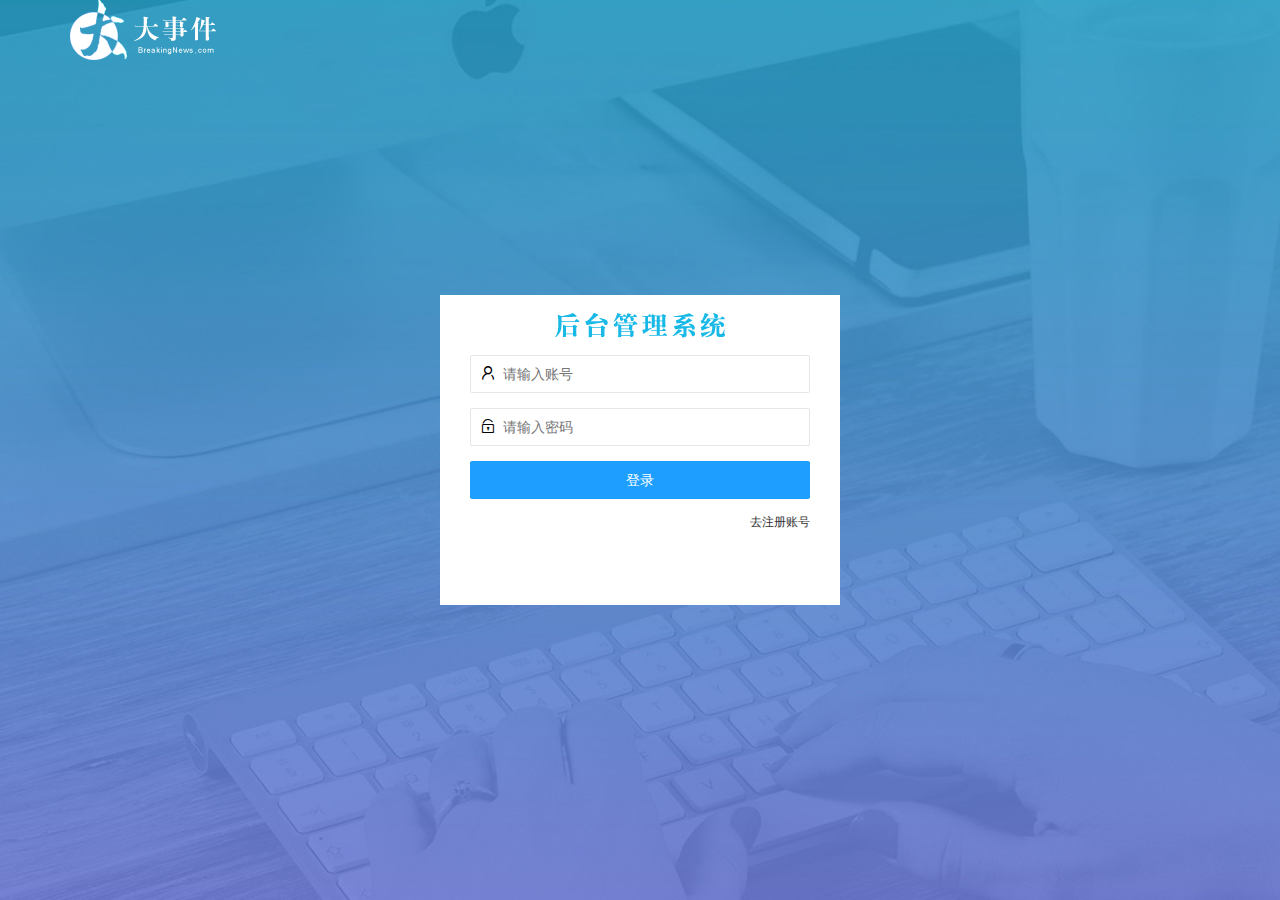
<file: login.html>
<!DOCTYPE html>
<html lang="en">

<head>
    <meta charset="UTF-8">
    <meta http-equiv="X-UA-Compatible" content="IE=edge">
    <meta name="viewport" content="width=device-width, initial-scale=1.0">
    <title>大事件</title>
    <link rel="stylesheet" href="./assets/css/login.css">
    <link rel="stylesheet" href="./assets/lib/layui/css/layui.css">
</head>

<body>
    <!-- 头部的Logo区域 -->
    <div class="layui-main	">
        <img src="/assets/images/logo.png" alt="">
    </div>
    <!-- 登录注册区域 -->
    <div class="loginAndRegBox">
        <div class="title-box"></div>
        <!-- 登录 -->
        <div class="login">
            <form class="layui-form" id="form_login">
                <div class="layui-form-item">
                    <i class="layui-icon layui-icon-username"></i>
                    <input type="text" name="username" required lay-verify="required " placeholder="请输入账号"
                        autocomplete="off" class="layui-input">
                </div>
                <div class="layui-form-item">
                    <i class="layui-icon layui-icon-password"></i>
                    <input type="password" name="password" required lay-verify="pwd" placeholder="请输入密码"
                        autocomplete="off" class="layui-input">
                </div>
                <div class="layui-form-item">

                    <button class="layui-btn layui-btn-normal layui-btn-fluid" lay-submit
                        lay-filter="formDemo">登录</button>
                </div>
                <div class="layui-form-item links"><a href="javascript:;" id="link_reg">去注册账号</a></div>
            </form>
        </div>

        <!-- 注册 -->
        <div class="reg">
            <form class="layui-form" id="form_reg">
                <div class="layui-form-item">
                    <i class="layui-icon layui-icon-username"></i>
                    <input type="text" name="username" required lay-verify="required" placeholder="请输入账号"
                        autocomplete="off" class="layui-input">
                </div>
                <div class="layui-form-item">
                    <i class="layui-icon layui-icon-password"></i>
                    <input type="password" name="password" required lay-verify="required|pwd" placeholder="请输入密码"
                        autocomplete="off" class="layui-input">
                </div>
                <div class="layui-form-item">
                    <i class="layui-icon layui-icon-password"></i>
                    <input type="password" name="repassword" required lay-verify="required|repwd" placeholder="请再次确认密码"
                        autocomplete="off" class="layui-input">
                </div>
                <div class="layui-form-item">

                    <button class="layui-btn layui-btn-normal layui-btn-fluid" lay-submit
                        lay-filter="formDemo">注册</button>
                </div>
                <div class="layui-form-item links"><a href="javascript:;" id="link_login">去登录</a></div>
            </form>
        </div>
    </div>

    <script src="/assets/lib/jquery.js"></script>
    <script src="/assets/lib/layui/layui.all.js"></script>
    <script src="/assets/js/baseAPI.js"></script>
    <script src="/assets/js/login.js"></script>
</body>

</html>
</file>
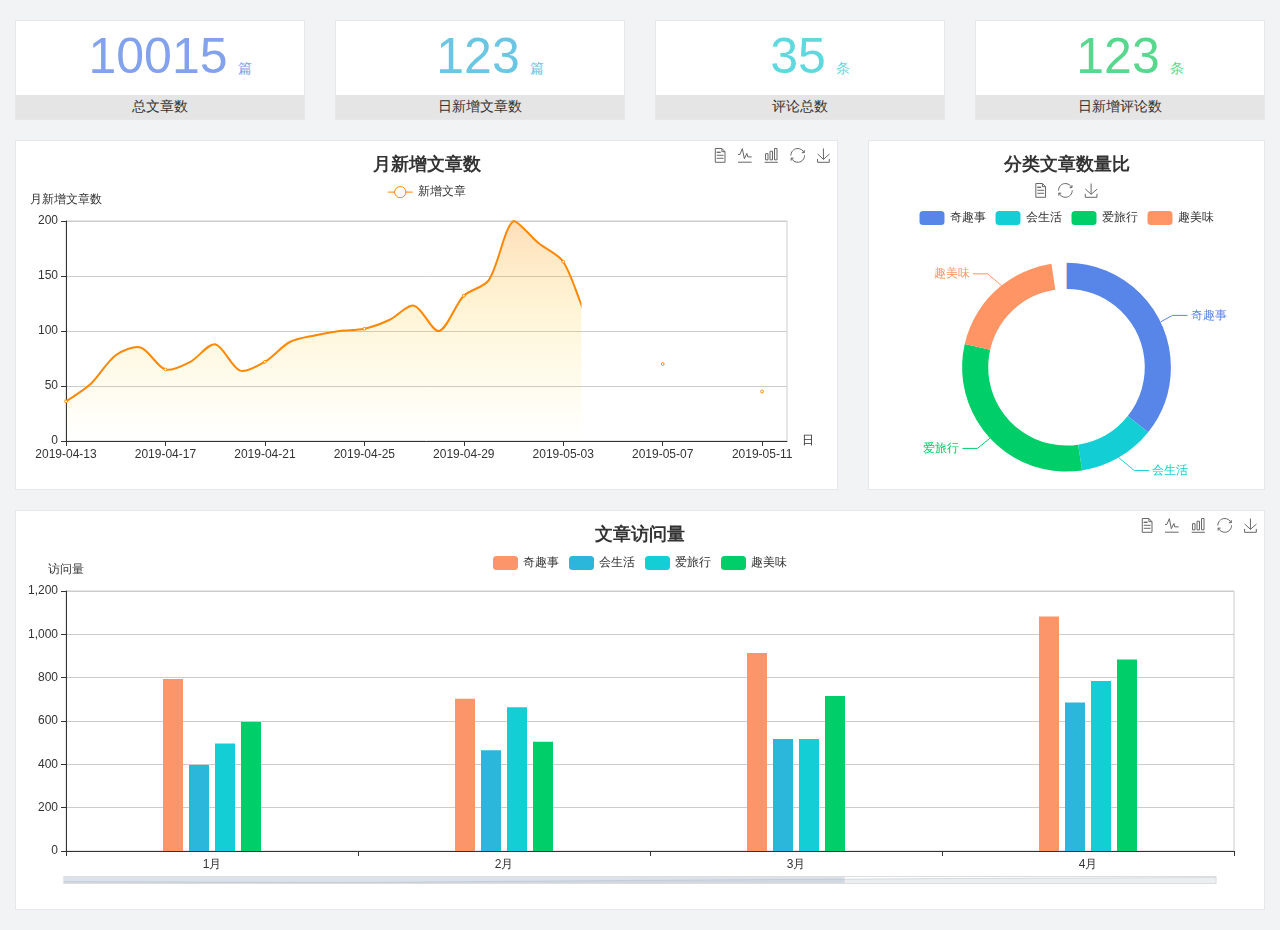
<file: home/dashboard.html>
<!DOCTYPE html>
<html lang="en">

<head>
  <meta charset="UTF-8">
  <meta name="viewport" content="width=device-width, initial-scale=1.0">
  <meta http-equiv="X-UA-Compatible" content="ie=edge">
  <title>图表统计</title>
  <link rel="stylesheet" href="../../assets/lib/bootstrap.css" />
  <link rel="stylesheet" href="../../assets/lib/main.css" />
  <script src="../../assets/lib/jquery.js"></script>
  <script type="text/javascript" src="../../assets/lib/echarts.min.js"></script>
</head>

<body>
  <div class="container-fluid">
    <div class="row spannel_list">
      <div class="col-sm-3 col-xs-6">
        <div class="spannel">
          <em>10015</em><span>篇</span>
          <b>总文章数</b>
        </div>
      </div>
      <div class="col-sm-3 col-xs-6">
        <div class="spannel scolor01">
          <em>123</em><span>篇</span>
          <b>日新增文章数</b>
        </div>
      </div>
      <div class="col-sm-3 col-xs-6">
        <div class="spannel scolor02">
          <em>35</em><span>条</span>
          <b>评论总数</b>
        </div>
      </div>
      <div class="col-sm-3 col-xs-6">
        <div class="spannel scolor03">
          <em>123</em><span>条</span>
          <b>日新增评论数</b>
        </div>
      </div>
    </div>
  </div>

  <div class="container-fluid">
    <div class="row curve-pie">
      <div class="col-lg-8 col-md-8">
        <div class="gragh_pannel" id="curve_show"></div>
      </div>
      <div class="col-lg-4 col-md-4">
        <div class="gragh_pannel" id="pie_show"></div>
      </div>
    </div>
  </div>

  <div class="container-fluid">
    <div class="column_pannel" id="column_show"></div>
  </div>

  <script>
    var oChart = echarts.init(document.getElementById('curve_show'));
    var aList_all = [
      { 'count': 36, 'date': '2019-04-13' },
      { 'count': 52, 'date': '2019-04-14' },
      { 'count': 78, 'date': '2019-04-15' },
      { 'count': 85, 'date': '2019-04-16' },
      { 'count': 65, 'date': '2019-04-17' },
      { 'count': 72, 'date': '2019-04-18' },
      { 'count': 88, 'date': '2019-04-19' },
      { 'count': 64, 'date': '2019-04-20' },
      { 'count': 72, 'date': '2019-04-21' },
      { 'count': 90, 'date': '2019-04-22' },
      { 'count': 96, 'date': '2019-04-23' },
      { 'count': 100, 'date': '2019-04-24' },
      { 'count': 102, 'date': '2019-04-25' },
      { 'count': 110, 'date': '2019-04-26' },
      { 'count': 123, 'date': '2019-04-27' },
      { 'count': 100, 'date': '2019-04-28' },
      { 'count': 132, 'date': '2019-04-29' },
      { 'count': 146, 'date': '2019-04-30' },
      { 'count': 200, 'date': '2019-05-01' },
      { 'count': 180, 'date': '2019-05-02' },
      { 'count': 163, 'date': '2019-05-03' },
      { 'count': 110, 'date': '2019-05-04' },
      { 'count': 80, 'date': '2019-05-05' },
      { 'count': 82, 'date': '2019-05-06' },
      { 'count': 70, 'date': '2019-05-07' },
      { 'count': 65, 'date': '2019-05-08' },
      { 'count': 54, 'date': '2019-05-09' },
      { 'count': 40, 'date': '2019-05-10' },
      { 'count': 45, 'date': '2019-05-11' },
      { 'count': 38, 'date': '2019-05-12' },
    ];

    let aCount = [];
    let aDate = [];

    for (var i = 0; i < aList_all.length; i++) {
      aCount.push(aList_all[i].count);
      aDate.push(aList_all[i].date);
    }

    var chartopt = {
      title: {
        text: '月新增文章数',
        left: 'center',
        top: '10'
      },
      tooltip: {
        trigger: 'axis'
      },
      legend: {
        data: ['新增文章'],
        top: '40'
      },
      toolbox: {
        show: true,
        feature: {
          mark: { show: true },
          dataView: { show: true, readOnly: false },
          magicType: { show: true, type: ['line', 'bar'] },
          restore: { show: true },
          saveAsImage: { show: true }
        }
      },
      calculable: true,
      xAxis: [
        {
          name: '日',
          type: 'category',
          boundaryGap: false,
          data: aDate
        }
      ],
      yAxis: [
        {
          name: '月新增文章数',
          type: 'value'
        }
      ],
      series: [
        {
          name: '新增文章',
          type: 'line',
          smooth: true,
          itemStyle: { normal: { areaStyle: { type: 'default' }, color: '#f80' }, lineStyle: { color: '#f80' } },
          data: aCount
        }],
      areaStyle: {
        normal: {
          color: new echarts.graphic.LinearGradient(0, 0, 0, 1, [{
            offset: 0,
            color: 'rgba(255,136,0,0.39)'
          }, {
            offset: .34,
            color: 'rgba(255,180,0,0.25)'
          }, {
            offset: 1,
            color: 'rgba(255,222,0,0.00)'
          }])

        }
      },
      grid: {
        show: true,
        x: 50,
        x2: 50,
        y: 80,
        height: 220
      }
    };

    oChart.setOption(chartopt);


    var oPie = echarts.init(document.getElementById('pie_show'));
    var oPieopt =
    {
      title: {
        top: 10,
        text: '分类文章数量比',
        x: 'center'
      },
      tooltip: {
        trigger: 'item',
        formatter: "{a} <br/>{b} : {c} ({d}%)"
      },
      color: ['#5885e8', '#13cfd5', '#00ce68', '#ff9565'],
      legend: {
        x: 'center',
        top: 65,
        data: ['奇趣事', '会生活', '爱旅行', '趣美味']
      },
      toolbox: {
        show: true,
        x: 'center',
        top: 35,
        feature: {
          mark: { show: true },
          dataView: { show: true, readOnly: false },
          magicType: {
            show: true,
            type: ['pie', 'funnel'],
            option: {
              funnel: {
                x: '25%',
                width: '50%',
                funnelAlign: 'left',
                max: 1548
              }
            }
          },
          restore: { show: true },
          saveAsImage: { show: true }
        }
      },
      calculable: true,
      series: [
        {
          name: '访问来源',
          type: 'pie',
          radius: ['45%', '60%'],
          center: ['50%', '65%'],
          data: [
            { value: 300, name: '奇趣事' },
            { value: 100, name: '会生活' },
            { value: 260, name: '爱旅行' },
            { value: 180, name: '趣美味' }
          ]
        }
      ]
    };
    oPie.setOption(oPieopt);



    var oColumn = this.echarts.init(document.getElementById('column_show'));
    var oColumnopt =
    {
      title: {
        text: '文章访问量',
        left: 'center',
        top: '10'
      },
      tooltip: {
        trigger: 'axis'
      },
      legend: {
        data: ['奇趣事', '会生活', '爱旅行', '趣美味'],
        top: '40'
      },
      toolbox: {
        show: true,
        feature: {
          mark: { show: true },
          dataView: { show: true, readOnly: false },
          magicType: { show: true, type: ['line', 'bar'] },
          restore: { show: true },
          saveAsImage: { show: true }
        }
      },
      calculable: true,
      xAxis: [
        {
          type: 'category',
          data: ['1月', '2月', '3月', '4月', '5月']
        }
      ],
      yAxis: [
        {
          name: '访问量',
          type: 'value'
        }
      ],
      series: [
        {
          name: '奇趣事',
          type: 'bar',
          barWidth: 20,
          itemStyle: {
            normal: { areaStyle: { type: 'default' }, color: '#fd956a' }
          },
          data: [800, 708, 920, 1090, 1200]
        },
        {
          name: '会生活',
          type: 'bar',
          barWidth: 20,
          itemStyle: {
            normal: { areaStyle: { type: 'default' }, color: '#2bb6db' }
          },
          data: [400, 468, 520, 690, 800]
        },
        {
          name: '爱旅行',
          type: 'bar',
          barWidth: 20,
          itemStyle: {
            normal: { areaStyle: { type: 'default' }, color: '#13cfd5' }
          },
          data: [500, 668, 520, 790, 900]
        },
        {
          name: '趣美味',
          type: 'bar',
          barWidth: 20,
          itemStyle: {
            normal: { areaStyle: { type: 'default' }, color: '#00ce68' }
          },
          data: [600, 508, 720, 890, 1000]
        }
      ],
      grid: {
        show: true,
        x: 50,
        x2: 30,
        y: 80,
        height: 260
      },
      dataZoom: [//给x轴设置滚动条
        {
          start: 0,//默认为0
          end: 100 - 1000 / 31,//默认为100
          type: 'slider',
          show: true,
          xAxisIndex: [0],
          handleSize: 0,//滑动条的 左右2个滑动条的大小
          height: 8,//组件高度
          left: 45, //左边的距离
          right: 50,//右边的距离
          bottom: 26,//右边的距离
          handleColor: '#ddd',//h滑动图标的颜色
          handleStyle: {
            borderColor: "#cacaca",
            borderWidth: "1",
            shadowBlur: 2,
            background: "#ddd",
            shadowColor: "#ddd",
          }
        }]
    };
    oColumn.setOption(oColumnopt);
  </script>
</body>

</html>
</file>
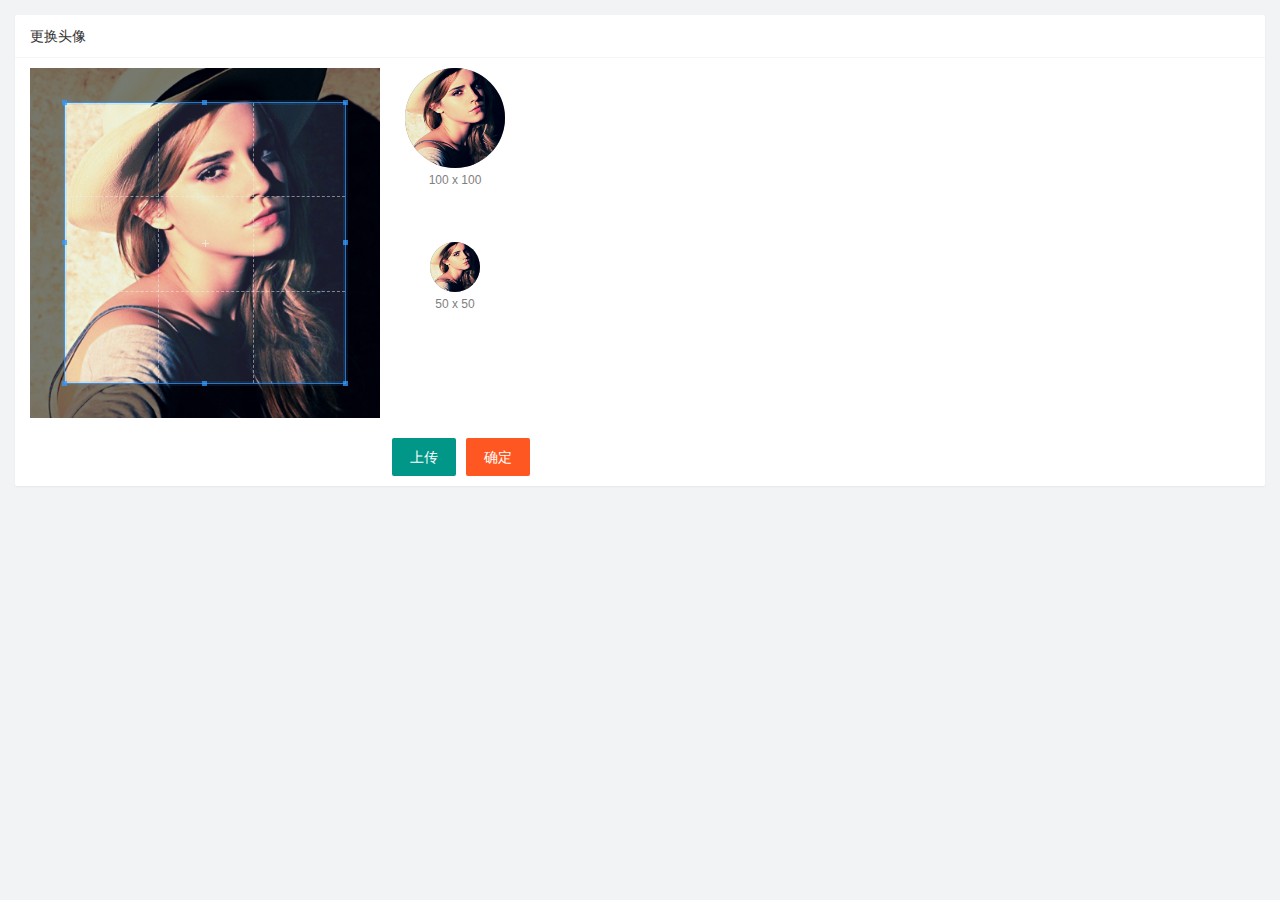
<file: user/user_avatar.html>
<!DOCTYPE html>
<html lang="en">

<head>
    <meta charset="UTF-8">
    <meta http-equiv="X-UA-Compatible" content="IE=edge">
    <meta name="viewport" content="width=device-width, initial-scale=1.0">
    <title>Document</title>
    <link rel="stylesheet" href="/assets/lib/layui/css/layui.css">
    <link rel="stylesheet" href="/assets/lib/cropper/cropper.css">
    <link rel="stylesheet" href="/assets/css/user_avatar.css">
</head>

<body>
    <div class="layui-card">
        <div class="layui-card-header">更换头像</div>
        <div class="layui-card-body">
            <!-- 第一行的图片裁剪和预览区域 -->
            <div class="row1">
                <!-- 图片裁剪区域 -->
                <div class="cropper-box">
                    <!-- 这个 img 标签很重要，将来会把它初始化为裁剪区域 -->
                    <img id="image" src="/assets/images/sample.jpg" />
                </div>
                <!-- 图片的预览区域 -->
                <div class="preview-box">
                    <div>
                        <!-- 宽高为 100px 的预览区域 -->
                        <div class="img-preview w100"></div>
                        <p class="size">100 x 100</p>
                    </div>
                    <div>
                        <!-- 宽高为 50px 的预览区域 -->
                        <div class="img-preview w50"></div>
                        <p class="size">50 x 50</p>
                    </div>
                </div>
            </div>

            <!-- 第二行的按钮区域 -->
            <div class="row2">
                <input type="file" id="file" accept="image/png,image/jpeg">
                <button type="button" class="layui-btn" id="btnChooseImage">上传</button>
                <button type="button" class="layui-btn layui-btn-danger" id="btnUpload">确定</button>
            </div>
        </div>
    </div>

    <script src="/assets/lib/layui/layui.all.js"></script>
    <script src="/assets/lib/jquery.js"></script>
    <script src="/assets/lib/cropper/Cropper.js"></script>
    <script src="/assets/lib/cropper/jquery-cropper.js"></script>
    <script src="/assets/js/baseAPI.js"></script>
    <script src="/assets/js/user_avatar.js"></script>
</body>

</html>
</file>
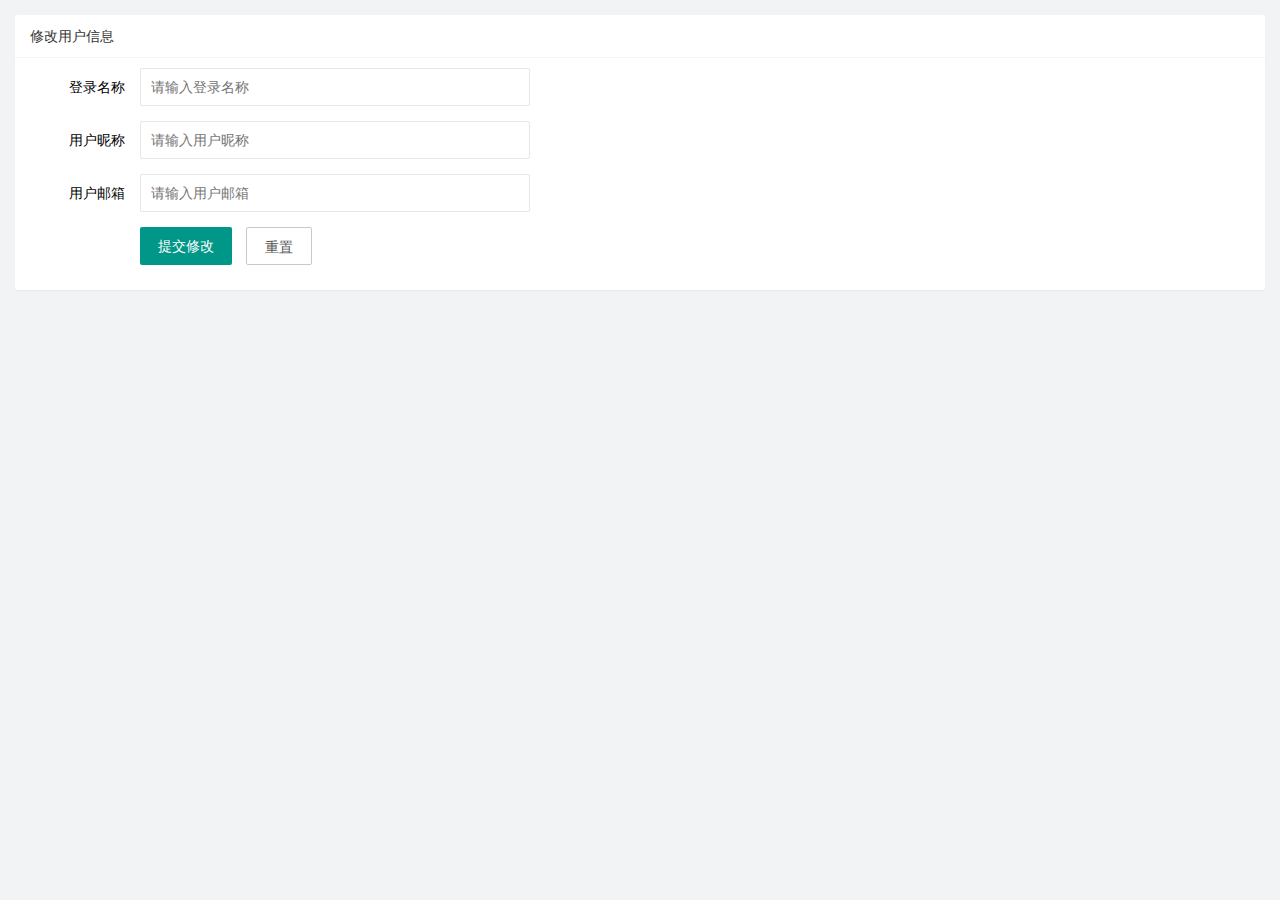
<file: user/user_info.html>
<!DOCTYPE html>
<html lang="en">

<head>
    <meta charset="UTF-8">
    <meta http-equiv="X-UA-Compatible" content="IE=edge">
    <meta name="viewport" content="width=device-width, initial-scale=1.0">
    <title>Document</title>

    <link rel="stylesheet" href="/assets/lib/layui/css/layui.css">
    <link rel="stylesheet" href="/assets/css/user_info.css">
</head>

<body>
    <div class="layui-card">
        <div class="layui-card-header">修改用户信息</div>
        <div class="layui-card-body">
            <form class="layui-form" lay-filter="formUserInfo">
                <input type="hidden" name="id">
                <div class="layui-form-item">
                    <label class="layui-form-label">登录名称</label>
                    <div class="layui-input-block">
                        <input type="text" name="username" required lay-verify="required" readonly placeholder="请输入登录名称"
                            autocomplete="off" class="layui-input">
                    </div>
                </div>
                <div class="layui-form-item">
                    <label class="layui-form-label">用户昵称</label>
                    <div class="layui-input-block">
                        <input type="text" name="nickname" required lay-verify="required|nickname" placeholder="请输入用户昵称"
                            autocomplete="off" class="layui-input">
                    </div>
                </div>
                <div class="layui-form-item">
                    <label class="layui-form-label">用户邮箱</label>
                    <div class="layui-input-block">
                        <input type="text" name="email" required lay-verify="required
                        |email" placeholder="请输入用户邮箱" autocomplete="off" class="layui-input">
                    </div>
                </div>
                <div class="layui-form-item">
                    <div class="layui-input-block">
                        <button class="layui-btn" lay-submit lay-filter="formDemo" >提交修改</button>
                        <button type="reset" class="layui-btn layui-btn-primary" id="btnReset">重置</button>
                    </div>
                </div>
            </form>
        </div>
    </div>
    <script src="/assets/lib/layui/layui.all.js"></script>
    <script src="/assets/lib/jquery.js"></script>
    <script src="/assets/js/baseAPI.js"></script>
    <script src="/assets/js/user_info.js"></script>

</body>

</html>
</file>
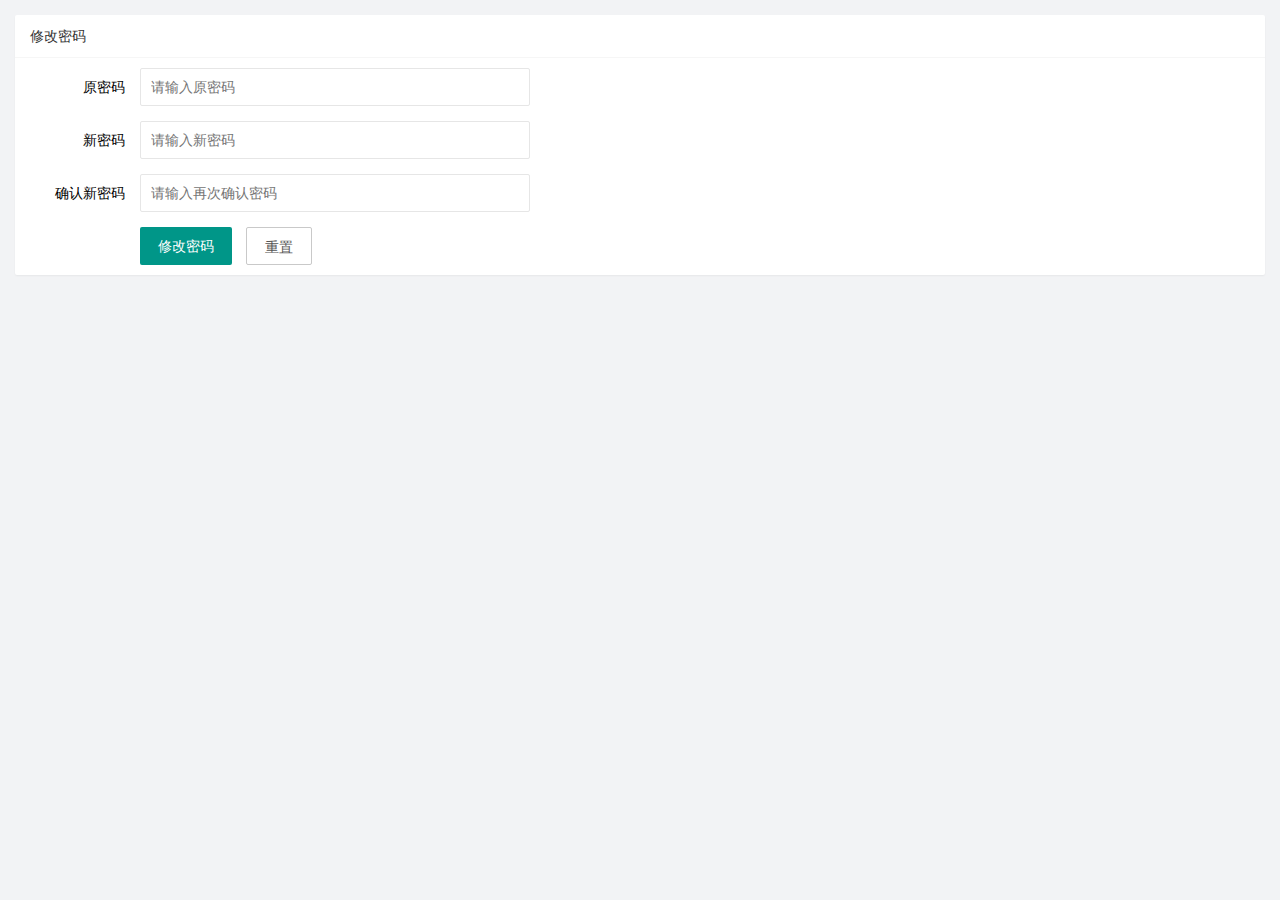
<file: user/user_pwd.html>
<!DOCTYPE html>
<html lang="en">

<head>
    <meta charset="UTF-8">
    <meta http-equiv="X-UA-Compatible" content="IE=edge">
    <meta name="viewport" content="width=device-width, initial-scale=1.0">
    <title>Document</title>
    <link rel="stylesheet" href="/assets/lib/layui/css/layui.css">
    <link rel="stylesheet" href="/assets/css/user_pwd.css">
</head>

<body>
    <div class="layui-card">
        <div class="layui-card-header">修改密码</div>
        <div class="layui-card-body">
            <form class="layui-form" action="">
                <div class="layui-form-item">
                    <label class="layui-form-label">原密码</label>
                    <div class="layui-input-block">
                        <input type="password" name="oldPwd" required lay-verify="required|pwd" placeholder="请输入原密码"
                            autocomplete="off" class="layui-input">
                    </div>
                </div>
                <div class="layui-form-item">
                    <label class="layui-form-label">新密码</label>
                    <div class="layui-input-block">
                        <input type="password" name="newPwd" required lay-verify="required|pwd|samePwd"
                            placeholder="请输入新密码" autocomplete="off" class="layui-input">
                    </div>
                </div>
                <div class="layui-form-item">
                    <label class="layui-form-label">确认新密码</label>
                    <div class="layui-input-block">
                        <input type="password" name="rePwd" required lay-verify="required|pwd|rePwd"
                            placeholder="请输入再次确认密码" autocomplete="off" class="layui-input">
                    </div>
                </div>
                <div class="layui-input-block">
                    <button class="layui-btn" lay-submit lay-filter="formDemo">修改密码</button>
                    <button type="reset" class="layui-btn layui-btn-primary">重置</button>
                </div>
            </form>
        </div>
    </div>
    <script src="/assets/lib/layui/layui.all.js"></script>
    <script src="/assets/lib/jquery.js"></script>
    <script src="/assets/js/baseAPI.js"></script>
    <script src="/assets/js/user_pwd.js"></script>
</body>

</html>
</file>
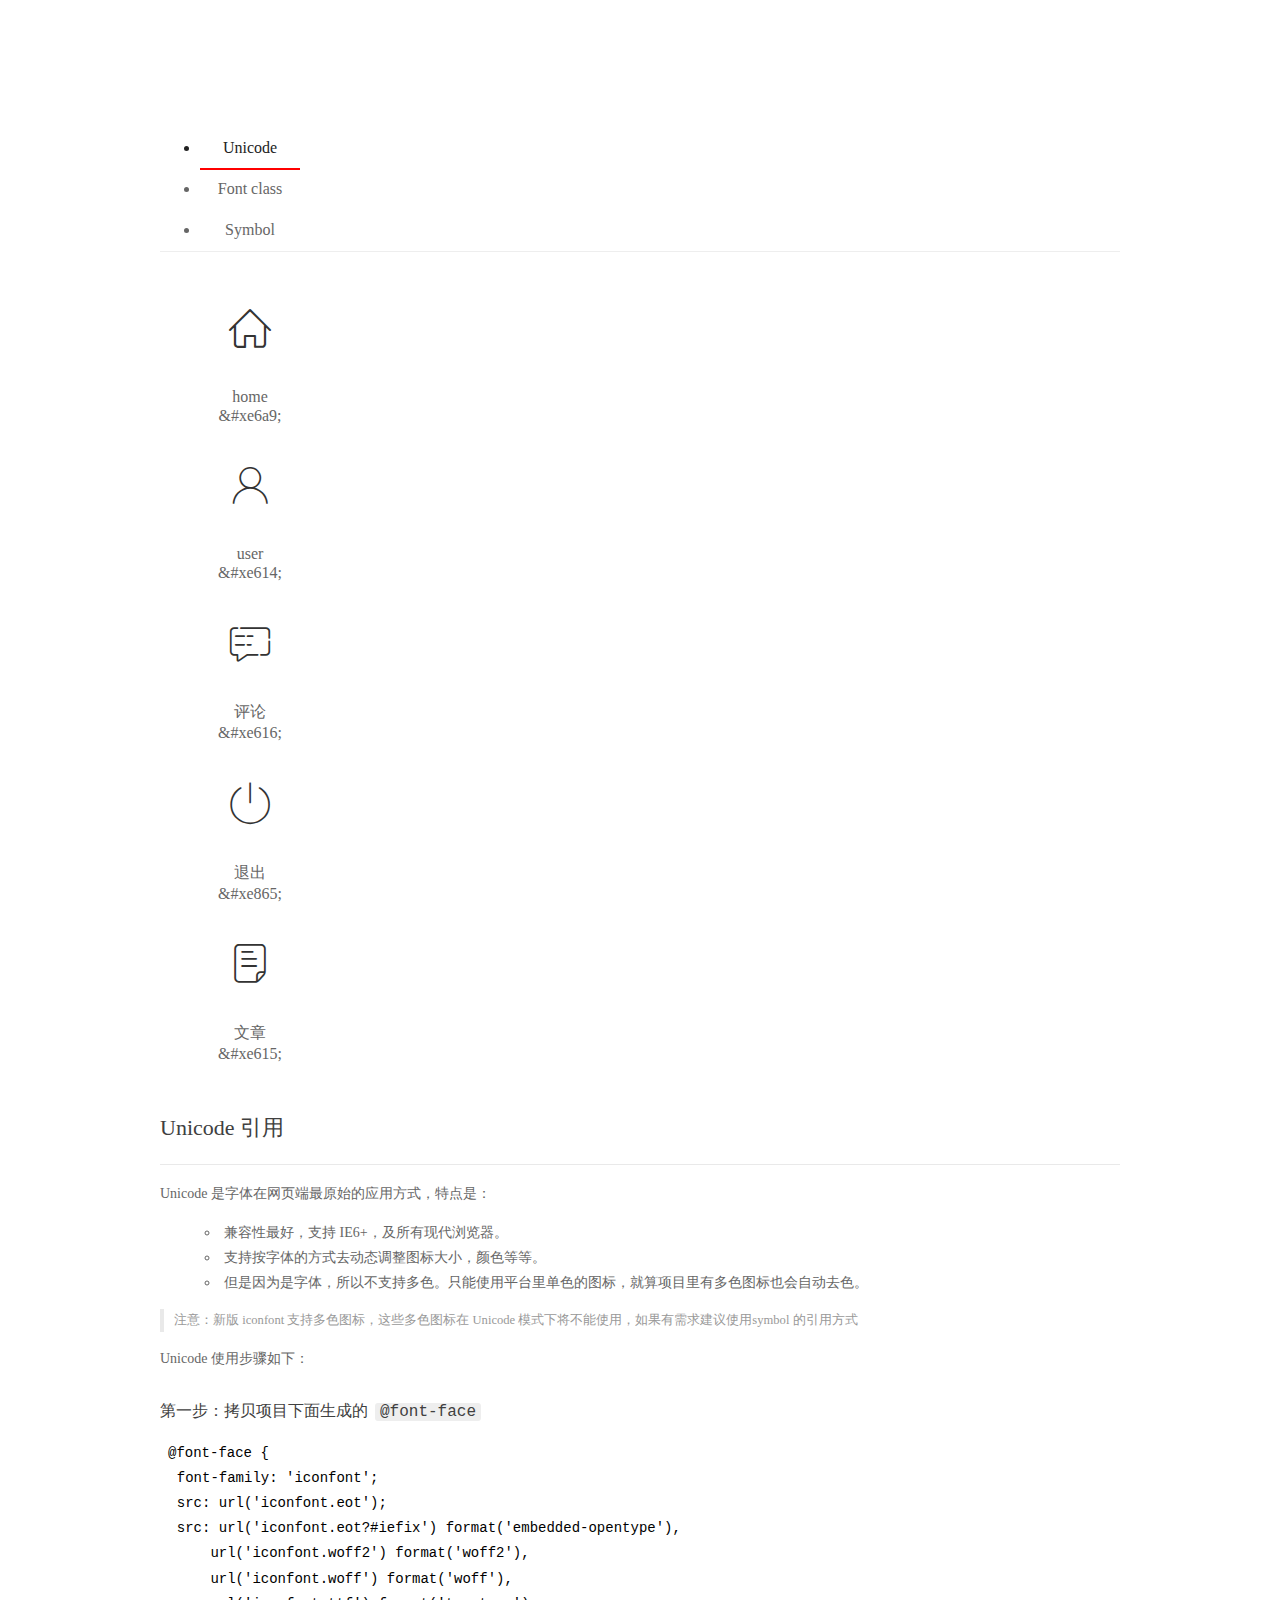
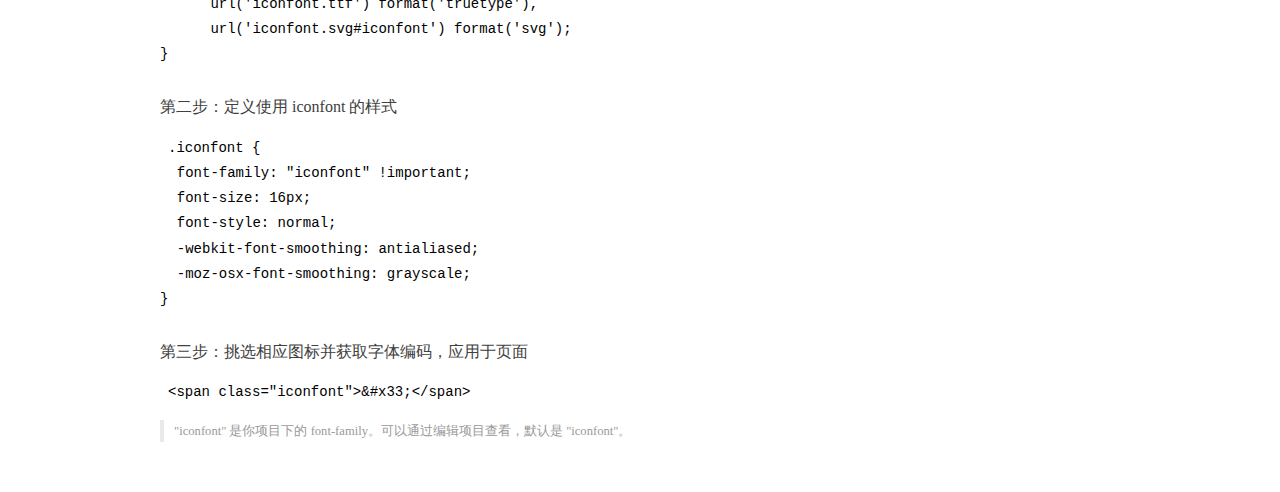
<file: assets/fonts/demo_index.html>
<!DOCTYPE html>
<html>
<head>
  <meta charset="utf-8"/>
  <title>IconFont Demo</title>
  <link rel="shortcut icon" href="https://gtms04.alicdn.com/tps/i4/TB1_oz6GVXXXXaFXpXXJDFnIXXX-64-64.ico" type="image/x-icon"/>
  <link rel="stylesheet" href="https://g.alicdn.com/thx/cube/1.3.2/cube.min.css">
  <link rel="stylesheet" href="demo.css">
  <link rel="stylesheet" href="iconfont.css">
  <script src="iconfont.js"></script>
  <!-- jQuery -->
  <script src="https://a1.alicdn.com/oss/uploads/2018/12/26/7bfddb60-08e8-11e9-9b04-53e73bb6408b.js"></script>
  <!-- 代码高亮 -->
  <script src="https://a1.alicdn.com/oss/uploads/2018/12/26/a3f714d0-08e6-11e9-8a15-ebf944d7534c.js"></script>
</head>
<body>
  <div class="main">
    <h1 class="logo"><a href="https://www.iconfont.cn/" title="iconfont 首页" target="_blank">&#xe86b;</a></h1>
    <div class="nav-tabs">
      <ul id="tabs" class="dib-box">
        <li class="dib active"><span>Unicode</span></li>
        <li class="dib"><span>Font class</span></li>
        <li class="dib"><span>Symbol</span></li>
      </ul>
      
    </div>
    <div class="tab-container">
      <div class="content unicode" style="display: block;">
          <ul class="icon_lists dib-box">
          
            <li class="dib">
              <span class="icon iconfont">&#xe6a9;</span>
                <div class="name">home</div>
                <div class="code-name">&amp;#xe6a9;</div>
              </li>
          
            <li class="dib">
              <span class="icon iconfont">&#xe614;</span>
                <div class="name">user</div>
                <div class="code-name">&amp;#xe614;</div>
              </li>
          
            <li class="dib">
              <span class="icon iconfont">&#xe616;</span>
                <div class="name">评论</div>
                <div class="code-name">&amp;#xe616;</div>
              </li>
          
            <li class="dib">
              <span class="icon iconfont">&#xe865;</span>
                <div class="name">退出</div>
                <div class="code-name">&amp;#xe865;</div>
              </li>
          
            <li class="dib">
              <span class="icon iconfont">&#xe615;</span>
                <div class="name">文章</div>
                <div class="code-name">&amp;#xe615;</div>
              </li>
          
          </ul>
          <div class="article markdown">
          <h2 id="unicode-">Unicode 引用</h2>
          <hr>

          <p>Unicode 是字体在网页端最原始的应用方式，特点是：</p>
          <ul>
            <li>兼容性最好，支持 IE6+，及所有现代浏览器。</li>
            <li>支持按字体的方式去动态调整图标大小，颜色等等。</li>
            <li>但是因为是字体，所以不支持多色。只能使用平台里单色的图标，就算项目里有多色图标也会自动去色。</li>
          </ul>
          <blockquote>
            <p>注意：新版 iconfont 支持多色图标，这些多色图标在 Unicode 模式下将不能使用，如果有需求建议使用symbol 的引用方式</p>
          </blockquote>
          <p>Unicode 使用步骤如下：</p>
          <h3 id="-font-face">第一步：拷贝项目下面生成的 <code>@font-face</code></h3>
<pre><code class="language-css"
>@font-face {
  font-family: 'iconfont';
  src: url('iconfont.eot');
  src: url('iconfont.eot?#iefix') format('embedded-opentype'),
      url('iconfont.woff2') format('woff2'),
      url('iconfont.woff') format('woff'),
      url('iconfont.ttf') format('truetype'),
      url('iconfont.svg#iconfont') format('svg');
}
</code></pre>
          <h3 id="-iconfont-">第二步：定义使用 iconfont 的样式</h3>
<pre><code class="language-css"
>.iconfont {
  font-family: "iconfont" !important;
  font-size: 16px;
  font-style: normal;
  -webkit-font-smoothing: antialiased;
  -moz-osx-font-smoothing: grayscale;
}
</code></pre>
          <h3 id="-">第三步：挑选相应图标并获取字体编码，应用于页面</h3>
<pre>
<code class="language-html"
>&lt;span class="iconfont"&gt;&amp;#x33;&lt;/span&gt;
</code></pre>
          <blockquote>
            <p>"iconfont" 是你项目下的 font-family。可以通过编辑项目查看，默认是 "iconfont"。</p>
          </blockquote>
          </div>
      </div>
      <div class="content font-class">
        <ul class="icon_lists dib-box">
          
          <li class="dib">
            <span class="icon iconfont icon-home"></span>
            <div class="name">
              home
            </div>
            <div class="code-name">.icon-home
            </div>
          </li>
          
          <li class="dib">
            <span class="icon iconfont icon-user"></span>
            <div class="name">
              user
            </div>
            <div class="code-name">.icon-user
            </div>
          </li>
          
          <li class="dib">
            <span class="icon iconfont icon-pinglun"></span>
            <div class="name">
              评论
            </div>
            <div class="code-name">.icon-pinglun
            </div>
          </li>
          
          <li class="dib">
            <span class="icon iconfont icon-tuichu"></span>
            <div class="name">
              退出
            </div>
            <div class="code-name">.icon-tuichu
            </div>
          </li>
          
          <li class="dib">
            <span class="icon iconfont icon-16"></span>
            <div class="name">
              文章
            </div>
            <div class="code-name">.icon-16
            </div>
          </li>
          
        </ul>
        <div class="article markdown">
        <h2 id="font-class-">font-class 引用</h2>
        <hr>

        <p>font-class 是 Unicode 使用方式的一种变种，主要是解决 Unicode 书写不直观，语意不明确的问题。</p>
        <p>与 Unicode 使用方式相比，具有如下特点：</p>
        <ul>
          <li>兼容性良好，支持 IE8+，及所有现代浏览器。</li>
          <li>相比于 Unicode 语意明确，书写更直观。可以很容易分辨这个 icon 是什么。</li>
          <li>因为使用 class 来定义图标，所以当要替换图标时，只需要修改 class 里面的 Unicode 引用。</li>
          <li>不过因为本质上还是使用的字体，所以多色图标还是不支持的。</li>
        </ul>
        <p>使用步骤如下：</p>
        <h3 id="-fontclass-">第一步：引入项目下面生成的 fontclass 代码：</h3>
<pre><code class="language-html">&lt;link rel="stylesheet" href="./iconfont.css"&gt;
</code></pre>
        <h3 id="-">第二步：挑选相应图标并获取类名，应用于页面：</h3>
<pre><code class="language-html">&lt;span class="iconfont icon-xxx"&gt;&lt;/span&gt;
</code></pre>
        <blockquote>
          <p>"
            iconfont" 是你项目下的 font-family。可以通过编辑项目查看，默认是 "iconfont"。</p>
        </blockquote>
      </div>
      </div>
      <div class="content symbol">
          <ul class="icon_lists dib-box">
          
            <li class="dib">
                <svg class="icon svg-icon" aria-hidden="true">
                  <use xlink:href="#icon-home"></use>
                </svg>
                <div class="name">home</div>
                <div class="code-name">#icon-home</div>
            </li>
          
            <li class="dib">
                <svg class="icon svg-icon" aria-hidden="true">
                  <use xlink:href="#icon-user"></use>
                </svg>
                <div class="name">user</div>
                <div class="code-name">#icon-user</div>
            </li>
          
            <li class="dib">
                <svg class="icon svg-icon" aria-hidden="true">
                  <use xlink:href="#icon-pinglun"></use>
                </svg>
                <div class="name">评论</div>
                <div class="code-name">#icon-pinglun</div>
            </li>
          
            <li class="dib">
                <svg class="icon svg-icon" aria-hidden="true">
                  <use xlink:href="#icon-tuichu"></use>
                </svg>
                <div class="name">退出</div>
                <div class="code-name">#icon-tuichu</div>
            </li>
          
            <li class="dib">
                <svg class="icon svg-icon" aria-hidden="true">
                  <use xlink:href="#icon-16"></use>
                </svg>
                <div class="name">文章</div>
                <div class="code-name">#icon-16</div>
            </li>
          
          </ul>
          <div class="article markdown">
          <h2 id="symbol-">Symbol 引用</h2>
          <hr>

          <p>这是一种全新的使用方式，应该说这才是未来的主流，也是平台目前推荐的用法。相关介绍可以参考这篇<a href="">文章</a>
            这种用法其实是做了一个 SVG 的集合，与另外两种相比具有如下特点：</p>
          <ul>
            <li>支持多色图标了，不再受单色限制。</li>
            <li>通过一些技巧，支持像字体那样，通过 <code>font-size</code>, <code>color</code> 来调整样式。</li>
            <li>兼容性较差，支持 IE9+，及现代浏览器。</li>
            <li>浏览器渲染 SVG 的性能一般，还不如 png。</li>
          </ul>
          <p>使用步骤如下：</p>
          <h3 id="-symbol-">第一步：引入项目下面生成的 symbol 代码：</h3>
<pre><code class="language-html">&lt;script src="./iconfont.js"&gt;&lt;/script&gt;
</code></pre>
          <h3 id="-css-">第二步：加入通用 CSS 代码（引入一次就行）：</h3>
<pre><code class="language-html">&lt;style&gt;
.icon {
  width: 1em;
  height: 1em;
  vertical-align: -0.15em;
  fill: currentColor;
  overflow: hidden;
}
&lt;/style&gt;
</code></pre>
          <h3 id="-">第三步：挑选相应图标并获取类名，应用于页面：</h3>
<pre><code class="language-html">&lt;svg class="icon" aria-hidden="true"&gt;
  &lt;use xlink:href="#icon-xxx"&gt;&lt;/use&gt;
&lt;/svg&gt;
</code></pre>
          </div>
      </div>

    </div>
  </div>
  <script>
  $(document).ready(function () {
      $('.tab-container .content:first').show()

      $('#tabs li').click(function (e) {
        var tabContent = $('.tab-container .content')
        var index = $(this).index()

        if ($(this).hasClass('active')) {
          return
        } else {
          $('#tabs li').removeClass('active')
          $(this).addClass('active')

          tabContent.hide().eq(index).fadeIn()
        }
      })
    })
  </script>
</body>
</html>
</file>
<file: assets/css/login.css>
html,
body {
    margin: 0;
    padding: 0;
    width: 100%;
    height: 100%;
    background: url('/assets/images/login_bg.jpg') no-repeat center;
    background-size: cover;
}

.loginAndRegBox {
    height: 310px;
    width: 400px;
    background-color: #fff;
    position: absolute;
    left: 50%;
    top: 50%;
    transform: translate(-50%, -50%);
}

.title-box {
    height: 60px;
    background: url('/assets/images/login_title.png') no-repeat center;
}

.reg {
    display: none;
}

.layui-form {
    padding: 0 30px;
}

.links {
    text-align: right;
    font-size: 12px;
}

.layui-form-item {
    position: relative;
}

.layui-form-item i {
    position: absolute;
    left: 10px;
    top: 10px;

}

.layui-form-item .layui-input {
    padding-left: 32px;
}
</file>
<file: assets/lib/layui/css/layui.css>
/** layui-v2.5.5 MIT License By https://www.layui.com */
 .layui-inline,img{display:inline-block;vertical-align:middle}h1,h2,h3,h4,h5,h6{font-weight:400}.layui-edge,.layui-header,.layui-inline,.layui-main{position:relative}.layui-body,.layui-edge,.layui-elip{overflow:hidden}.layui-btn,.layui-edge,.layui-inline,img{vertical-align:middle}.layui-btn,.layui-disabled,.layui-icon,.layui-unselect{-moz-user-select:none;-webkit-user-select:none;-ms-user-select:none}.layui-elip,.layui-form-checkbox span,.layui-form-pane .layui-form-label{text-overflow:ellipsis;white-space:nowrap}.layui-breadcrumb,.layui-tree-btnGroup{visibility:hidden}blockquote,body,button,dd,div,dl,dt,form,h1,h2,h3,h4,h5,h6,input,li,ol,p,pre,td,textarea,th,ul{margin:0;padding:0;-webkit-tap-highlight-color:rgba(0,0,0,0)}a:active,a:hover{outline:0}img{border:none}li{list-style:none}table{border-collapse:collapse;border-spacing:0}h4,h5,h6{font-size:100%}button,input,optgroup,option,select,textarea{font-family:inherit;font-size:inherit;font-style:inherit;font-weight:inherit;outline:0}pre{white-space:pre-wrap;white-space:-moz-pre-wrap;white-space:-pre-wrap;white-space:-o-pre-wrap;word-wrap:break-word}body{line-height:24px;font:14px Helvetica Neue,Helvetica,PingFang SC,Tahoma,Arial,sans-serif}hr{height:1px;margin:10px 0;border:0;clear:both}a{color:#333;text-decoration:none}a:hover{color:#777}a cite{font-style:normal;*cursor:pointer}.layui-border-box,.layui-border-box *{box-sizing:border-box}.layui-box,.layui-box *{box-sizing:content-box}.layui-clear{clear:both;*zoom:1}.layui-clear:after{content:'\20';clear:both;*zoom:1;display:block;height:0}.layui-inline{*display:inline;*zoom:1}.layui-edge{display:inline-block;width:0;height:0;border-width:6px;border-style:dashed;border-color:transparent}.layui-edge-top{top:-4px;border-bottom-color:#999;border-bottom-style:solid}.layui-edge-right{border-left-color:#999;border-left-style:solid}.layui-edge-bottom{top:2px;border-top-color:#999;border-top-style:solid}.layui-edge-left{border-right-color:#999;border-right-style:solid}.layui-disabled,.layui-disabled:hover{color:#d2d2d2!important;cursor:not-allowed!important}.layui-circle{border-radius:100%}.layui-show{display:block!important}.layui-hide{display:none!important}@font-face{font-family:layui-icon;src:url(../font/iconfont.eot?v=250);src:url(../font/iconfont.eot?v=250#iefix) format('embedded-opentype'),url(../font/iconfont.woff2?v=250) format('woff2'),url(../font/iconfont.woff?v=250) format('woff'),url(../font/iconfont.ttf?v=250) format('truetype'),url(../font/iconfont.svg?v=250#layui-icon) format('svg')}.layui-icon{font-family:layui-icon!important;font-size:16px;font-style:normal;-webkit-font-smoothing:antialiased;-moz-osx-font-smoothing:grayscale}.layui-icon-reply-fill:before{content:"\e611"}.layui-icon-set-fill:before{content:"\e614"}.layui-icon-menu-fill:before{content:"\e60f"}.layui-icon-search:before{content:"\e615"}.layui-icon-share:before{content:"\e641"}.layui-icon-set-sm:before{content:"\e620"}.layui-icon-engine:before{content:"\e628"}.layui-icon-close:before{content:"\1006"}.layui-icon-close-fill:before{content:"\1007"}.layui-icon-chart-screen:before{content:"\e629"}.layui-icon-star:before{content:"\e600"}.layui-icon-circle-dot:before{content:"\e617"}.layui-icon-chat:before{content:"\e606"}.layui-icon-release:before{content:"\e609"}.layui-icon-list:before{content:"\e60a"}.layui-icon-chart:before{content:"\e62c"}.layui-icon-ok-circle:before{content:"\1005"}.layui-icon-layim-theme:before{content:"\e61b"}.layui-icon-table:before{content:"\e62d"}.layui-icon-right:before{content:"\e602"}.layui-icon-left:before{content:"\e603"}.layui-icon-cart-simple:before{content:"\e698"}.layui-icon-face-cry:before{content:"\e69c"}.layui-icon-face-smile:before{content:"\e6af"}.layui-icon-survey:before{content:"\e6b2"}.layui-icon-tree:before{content:"\e62e"}.layui-icon-upload-circle:before{content:"\e62f"}.layui-icon-add-circle:before{content:"\e61f"}.layui-icon-download-circle:before{content:"\e601"}.layui-icon-templeate-1:before{content:"\e630"}.layui-icon-util:before{content:"\e631"}.layui-icon-face-surprised:before{content:"\e664"}.layui-icon-edit:before{content:"\e642"}.layui-icon-speaker:before{content:"\e645"}.layui-icon-down:before{content:"\e61a"}.layui-icon-file:before{content:"\e621"}.layui-icon-layouts:before{content:"\e632"}.layui-icon-rate-half:before{content:"\e6c9"}.layui-icon-add-circle-fine:before{content:"\e608"}.layui-icon-prev-circle:before{content:"\e633"}.layui-icon-read:before{content:"\e705"}.layui-icon-404:before{content:"\e61c"}.layui-icon-carousel:before{content:"\e634"}.layui-icon-help:before{content:"\e607"}.layui-icon-code-circle:before{content:"\e635"}.layui-icon-water:before{content:"\e636"}.layui-icon-username:before{content:"\e66f"}.layui-icon-find-fill:before{content:"\e670"}.layui-icon-about:before{content:"\e60b"}.layui-icon-location:before{content:"\e715"}.layui-icon-up:before{content:"\e619"}.layui-icon-pause:before{content:"\e651"}.layui-icon-date:before{content:"\e637"}.layui-icon-layim-uploadfile:before{content:"\e61d"}.layui-icon-delete:before{content:"\e640"}.layui-icon-play:before{content:"\e652"}.layui-icon-top:before{content:"\e604"}.layui-icon-friends:before{content:"\e612"}.layui-icon-refresh-3:before{content:"\e9aa"}.layui-icon-ok:before{content:"\e605"}.layui-icon-layer:before{content:"\e638"}.layui-icon-face-smile-fine:before{content:"\e60c"}.layui-icon-dollar:before{content:"\e659"}.layui-icon-group:before{content:"\e613"}.layui-icon-layim-download:before{content:"\e61e"}.layui-icon-picture-fine:before{content:"\e60d"}.layui-icon-link:before{content:"\e64c"}.layui-icon-diamond:before{content:"\e735"}.layui-icon-log:before{content:"\e60e"}.layui-icon-rate-solid:before{content:"\e67a"}.layui-icon-fonts-del:before{content:"\e64f"}.layui-icon-unlink:before{content:"\e64d"}.layui-icon-fonts-clear:before{content:"\e639"}.layui-icon-triangle-r:before{content:"\e623"}.layui-icon-circle:before{content:"\e63f"}.layui-icon-radio:before{content:"\e643"}.layui-icon-align-center:before{content:"\e647"}.layui-icon-align-right:before{content:"\e648"}.layui-icon-align-left:before{content:"\e649"}.layui-icon-loading-1:before{content:"\e63e"}.layui-icon-return:before{content:"\e65c"}.layui-icon-fonts-strong:before{content:"\e62b"}.layui-icon-upload:before{content:"\e67c"}.layui-icon-dialogue:before{content:"\e63a"}.layui-icon-video:before{content:"\e6ed"}.layui-icon-headset:before{content:"\e6fc"}.layui-icon-cellphone-fine:before{content:"\e63b"}.layui-icon-add-1:before{content:"\e654"}.layui-icon-face-smile-b:before{content:"\e650"}.layui-icon-fonts-html:before{content:"\e64b"}.layui-icon-form:before{content:"\e63c"}.layui-icon-cart:before{content:"\e657"}.layui-icon-camera-fill:before{content:"\e65d"}.layui-icon-tabs:before{content:"\e62a"}.layui-icon-fonts-code:before{content:"\e64e"}.layui-icon-fire:before{content:"\e756"}.layui-icon-set:before{content:"\e716"}.layui-icon-fonts-u:before{content:"\e646"}.layui-icon-triangle-d:before{content:"\e625"}.layui-icon-tips:before{content:"\e702"}.layui-icon-picture:before{content:"\e64a"}.layui-icon-more-vertical:before{content:"\e671"}.layui-icon-flag:before{content:"\e66c"}.layui-icon-loading:before{content:"\e63d"}.layui-icon-fonts-i:before{content:"\e644"}.layui-icon-refresh-1:before{content:"\e666"}.layui-icon-rmb:before{content:"\e65e"}.layui-icon-home:before{content:"\e68e"}.layui-icon-user:before{content:"\e770"}.layui-icon-notice:before{content:"\e667"}.layui-icon-login-weibo:before{content:"\e675"}.layui-icon-voice:before{content:"\e688"}.layui-icon-upload-drag:before{content:"\e681"}.layui-icon-login-qq:before{content:"\e676"}.layui-icon-snowflake:before{content:"\e6b1"}.layui-icon-file-b:before{content:"\e655"}.layui-icon-template:before{content:"\e663"}.layui-icon-auz:before{content:"\e672"}.layui-icon-console:before{content:"\e665"}.layui-icon-app:before{content:"\e653"}.layui-icon-prev:before{content:"\e65a"}.layui-icon-website:before{content:"\e7ae"}.layui-icon-next:before{content:"\e65b"}.layui-icon-component:before{content:"\e857"}.layui-icon-more:before{content:"\e65f"}.layui-icon-login-wechat:before{content:"\e677"}.layui-icon-shrink-right:before{content:"\e668"}.layui-icon-spread-left:before{content:"\e66b"}.layui-icon-camera:before{content:"\e660"}.layui-icon-note:before{content:"\e66e"}.layui-icon-refresh:before{content:"\e669"}.layui-icon-female:before{content:"\e661"}.layui-icon-male:before{content:"\e662"}.layui-icon-password:before{content:"\e673"}.layui-icon-senior:before{content:"\e674"}.layui-icon-theme:before{content:"\e66a"}.layui-icon-tread:before{content:"\e6c5"}.layui-icon-praise:before{content:"\e6c6"}.layui-icon-star-fill:before{content:"\e658"}.layui-icon-rate:before{content:"\e67b"}.layui-icon-template-1:before{content:"\e656"}.layui-icon-vercode:before{content:"\e679"}.layui-icon-cellphone:before{content:"\e678"}.layui-icon-screen-full:before{content:"\e622"}.layui-icon-screen-restore:before{content:"\e758"}.layui-icon-cols:before{content:"\e610"}.layui-icon-export:before{content:"\e67d"}.layui-icon-print:before{content:"\e66d"}.layui-icon-slider:before{content:"\e714"}.layui-icon-addition:before{content:"\e624"}.layui-icon-subtraction:before{content:"\e67e"}.layui-icon-service:before{content:"\e626"}.layui-icon-transfer:before{content:"\e691"}.layui-main{width:1140px;margin:0 auto}.layui-header{z-index:1000;height:60px}.layui-header a:hover{transition:all .5s;-webkit-transition:all .5s}.layui-side{position:fixed;left:0;top:0;bottom:0;z-index:999;width:200px;overflow-x:hidden}.layui-side-scroll{position:relative;width:220px;height:100%;overflow-x:hidden}.layui-body{position:absolute;left:200px;right:0;top:0;bottom:0;z-index:998;width:auto;overflow-y:auto;box-sizing:border-box}.layui-layout-body{overflow:hidden}.layui-layout-admin .layui-header{background-color:#23262E}.layui-layout-admin .layui-side{top:60px;width:200px;overflow-x:hidden}.layui-layout-admin .layui-body{position:fixed;top:60px;bottom:44px}.layui-layout-admin .layui-main{width:auto;margin:0 15px}.layui-layout-admin .layui-footer{position:fixed;left:200px;right:0;bottom:0;height:44px;line-height:44px;padding:0 15px;background-color:#eee}.layui-layout-admin .layui-logo{position:absolute;left:0;top:0;width:200px;height:100%;line-height:60px;text-align:center;color:#009688;font-size:16px}.layui-layout-admin .layui-header .layui-nav{background:0 0}.layui-layout-left{position:absolute!important;left:200px;top:0}.layui-layout-right{position:absolute!important;right:0;top:0}.layui-container{position:relative;margin:0 auto;padding:0 15px;box-sizing:border-box}.layui-fluid{position:relative;margin:0 auto;padding:0 15px}.layui-row:after,.layui-row:before{content:'';display:block;clear:both}.layui-col-lg1,.layui-col-lg10,.layui-col-lg11,.layui-col-lg12,.layui-col-lg2,.layui-col-lg3,.layui-col-lg4,.layui-col-lg5,.layui-col-lg6,.layui-col-lg7,.layui-col-lg8,.layui-col-lg9,.layui-col-md1,.layui-col-md10,.layui-col-md11,.layui-col-md12,.layui-col-md2,.layui-col-md3,.layui-col-md4,.layui-col-md5,.layui-col-md6,.layui-col-md7,.layui-col-md8,.layui-col-md9,.layui-col-sm1,.layui-col-sm10,.layui-col-sm11,.layui-col-sm12,.layui-col-sm2,.layui-col-sm3,.layui-col-sm4,.layui-col-sm5,.layui-col-sm6,.layui-col-sm7,.layui-col-sm8,.layui-col-sm9,.layui-col-xs1,.layui-col-xs10,.layui-col-xs11,.layui-col-xs12,.layui-col-xs2,.layui-col-xs3,.layui-col-xs4,.layui-col-xs5,.layui-col-xs6,.layui-col-xs7,.layui-col-xs8,.layui-col-xs9{position:relative;display:block;box-sizing:border-box}.layui-col-xs1,.layui-col-xs10,.layui-col-xs11,.layui-col-xs12,.layui-col-xs2,.layui-col-xs3,.layui-col-xs4,.layui-col-xs5,.layui-col-xs6,.layui-col-xs7,.layui-col-xs8,.layui-col-xs9{float:left}.layui-col-xs1{width:8.33333333%}.layui-col-xs2{width:16.66666667%}.layui-col-xs3{width:25%}.layui-col-xs4{width:33.33333333%}.layui-col-xs5{width:41.66666667%}.layui-col-xs6{width:50%}.layui-col-xs7{width:58.33333333%}.layui-col-xs8{width:66.66666667%}.layui-col-xs9{width:75%}.layui-col-xs10{width:83.33333333%}.layui-col-xs11{width:91.66666667%}.layui-col-xs12{width:100%}.layui-col-xs-offset1{margin-left:8.33333333%}.layui-col-xs-offset2{margin-left:16.66666667%}.layui-col-xs-offset3{margin-left:25%}.layui-col-xs-offset4{margin-left:33.33333333%}.layui-col-xs-offset5{margin-left:41.66666667%}.layui-col-xs-offset6{margin-left:50%}.layui-col-xs-offset7{margin-left:58.33333333%}.layui-col-xs-offset8{margin-left:66.66666667%}.layui-col-xs-offset9{margin-left:75%}.layui-col-xs-offset10{margin-left:83.33333333%}.layui-col-xs-offset11{margin-left:91.66666667%}.layui-col-xs-offset12{margin-left:100%}@media screen and (max-width:768px){.layui-hide-xs{display:none!important}.layui-show-xs-block{display:block!important}.layui-show-xs-inline{display:inline!important}.layui-show-xs-inline-block{display:inline-block!important}}@media screen and (min-width:768px){.layui-container{width:750px}.layui-hide-sm{display:none!important}.layui-show-sm-block{display:block!important}.layui-show-sm-inline{display:inline!important}.layui-show-sm-inline-block{display:inline-block!important}.layui-col-sm1,.layui-col-sm10,.layui-col-sm11,.layui-col-sm12,.layui-col-sm2,.layui-col-sm3,.layui-col-sm4,.layui-col-sm5,.layui-col-sm6,.layui-col-sm7,.layui-col-sm8,.layui-col-sm9{float:left}.layui-col-sm1{width:8.33333333%}.layui-col-sm2{width:16.66666667%}.layui-col-sm3{width:25%}.layui-col-sm4{width:33.33333333%}.layui-col-sm5{width:41.66666667%}.layui-col-sm6{width:50%}.layui-col-sm7{width:58.33333333%}.layui-col-sm8{width:66.66666667%}.layui-col-sm9{width:75%}.layui-col-sm10{width:83.33333333%}.layui-col-sm11{width:91.66666667%}.layui-col-sm12{width:100%}.layui-col-sm-offset1{margin-left:8.33333333%}.layui-col-sm-offset2{margin-left:16.66666667%}.layui-col-sm-offset3{margin-left:25%}.layui-col-sm-offset4{margin-left:33.33333333%}.layui-col-sm-offset5{margin-left:41.66666667%}.layui-col-sm-offset6{margin-left:50%}.layui-col-sm-offset7{margin-left:58.33333333%}.layui-col-sm-offset8{margin-left:66.66666667%}.layui-col-sm-offset9{margin-left:75%}.layui-col-sm-offset10{margin-left:83.33333333%}.layui-col-sm-offset11{margin-left:91.66666667%}.layui-col-sm-offset12{margin-left:100%}}@media screen and (min-width:992px){.layui-container{width:970px}.layui-hide-md{display:none!important}.layui-show-md-block{display:block!important}.layui-show-md-inline{display:inline!important}.layui-show-md-inline-block{display:inline-block!important}.layui-col-md1,.layui-col-md10,.layui-col-md11,.layui-col-md12,.layui-col-md2,.layui-col-md3,.layui-col-md4,.layui-col-md5,.layui-col-md6,.layui-col-md7,.layui-col-md8,.layui-col-md9{float:left}.layui-col-md1{width:8.33333333%}.layui-col-md2{width:16.66666667%}.layui-col-md3{width:25%}.layui-col-md4{width:33.33333333%}.layui-col-md5{width:41.66666667%}.layui-col-md6{width:50%}.layui-col-md7{width:58.33333333%}.layui-col-md8{width:66.66666667%}.layui-col-md9{width:75%}.layui-col-md10{width:83.33333333%}.layui-col-md11{width:91.66666667%}.layui-col-md12{width:100%}.layui-col-md-offset1{margin-left:8.33333333%}.layui-col-md-offset2{margin-left:16.66666667%}.layui-col-md-offset3{margin-left:25%}.layui-col-md-offset4{margin-left:33.33333333%}.layui-col-md-offset5{margin-left:41.66666667%}.layui-col-md-offset6{margin-left:50%}.layui-col-md-offset7{margin-left:58.33333333%}.layui-col-md-offset8{margin-left:66.66666667%}.layui-col-md-offset9{margin-left:75%}.layui-col-md-offset10{margin-left:83.33333333%}.layui-col-md-offset11{margin-left:91.66666667%}.layui-col-md-offset12{margin-left:100%}}@media screen and (min-width:1200px){.layui-container{width:1170px}.layui-hide-lg{display:none!important}.layui-show-lg-block{display:block!important}.layui-show-lg-inline{display:inline!important}.layui-show-lg-inline-block{display:inline-block!important}.layui-col-lg1,.layui-col-lg10,.layui-col-lg11,.layui-col-lg12,.layui-col-lg2,.layui-col-lg3,.layui-col-lg4,.layui-col-lg5,.layui-col-lg6,.layui-col-lg7,.layui-col-lg8,.layui-col-lg9{float:left}.layui-col-lg1{width:8.33333333%}.layui-col-lg2{width:16.66666667%}.layui-col-lg3{width:25%}.layui-col-lg4{width:33.33333333%}.layui-col-lg5{width:41.66666667%}.layui-col-lg6{width:50%}.layui-col-lg7{width:58.33333333%}.layui-col-lg8{width:66.66666667%}.layui-col-lg9{width:75%}.layui-col-lg10{width:83.33333333%}.layui-col-lg11{width:91.66666667%}.layui-col-lg12{width:100%}.layui-col-lg-offset1{margin-left:8.33333333%}.layui-col-lg-offset2{margin-left:16.66666667%}.layui-col-lg-offset3{margin-left:25%}.layui-col-lg-offset4{margin-left:33.33333333%}.layui-col-lg-offset5{margin-left:41.66666667%}.layui-col-lg-offset6{margin-left:50%}.layui-col-lg-offset7{margin-left:58.33333333%}.layui-col-lg-offset8{margin-left:66.66666667%}.layui-col-lg-offset9{margin-left:75%}.layui-col-lg-offset10{margin-left:83.33333333%}.layui-col-lg-offset11{margin-left:91.66666667%}.layui-col-lg-offset12{margin-left:100%}}.layui-col-space1{margin:-.5px}.layui-col-space1>*{padding:.5px}.layui-col-space3{margin:-1.5px}.layui-col-space3>*{padding:1.5px}.layui-col-space5{margin:-2.5px}.layui-col-space5>*{padding:2.5px}.layui-col-space8{margin:-3.5px}.layui-col-space8>*{padding:3.5px}.layui-col-space10{margin:-5px}.layui-col-space10>*{padding:5px}.layui-col-space12{margin:-6px}.layui-col-space12>*{padding:6px}.layui-col-space15{margin:-7.5px}.layui-col-space15>*{padding:7.5px}.layui-col-space18{margin:-9px}.layui-col-space18>*{padding:9px}.layui-col-space20{margin:-10px}.layui-col-space20>*{padding:10px}.layui-col-space22{margin:-11px}.layui-col-space22>*{padding:11px}.layui-col-space25{margin:-12.5px}.layui-col-space25>*{padding:12.5px}.layui-col-space30{margin:-15px}.layui-col-space30>*{padding:15px}.layui-btn,.layui-input,.layui-select,.layui-textarea,.layui-upload-button{outline:0;-webkit-appearance:none;transition:all .3s;-webkit-transition:all .3s;box-sizing:border-box}.layui-elem-quote{margin-bottom:10px;padding:15px;line-height:22px;border-left:5px solid #009688;border-radius:0 2px 2px 0;background-color:#f2f2f2}.layui-quote-nm{border-style:solid;border-width:1px 1px 1px 5px;background:0 0}.layui-elem-field{margin-bottom:10px;padding:0;border-width:1px;border-style:solid}.layui-elem-field legend{margin-left:20px;padding:0 10px;font-size:20px;font-weight:300}.layui-field-title{margin:10px 0 20px;border-width:1px 0 0}.layui-field-box{padding:10px 15px}.layui-field-title .layui-field-box{padding:10px 0}.layui-progress{position:relative;height:6px;border-radius:20px;background-color:#e2e2e2}.layui-progress-bar{position:absolute;left:0;top:0;width:0;max-width:100%;height:6px;border-radius:20px;text-align:right;background-color:#5FB878;transition:all .3s;-webkit-transition:all .3s}.layui-progress-big,.layui-progress-big .layui-progress-bar{height:18px;line-height:18px}.layui-progress-text{position:relative;top:-20px;line-height:18px;font-size:12px;color:#666}.layui-progress-big .layui-progress-text{position:static;padding:0 10px;color:#fff}.layui-collapse{border-width:1px;border-style:solid;border-radius:2px}.layui-colla-content,.layui-colla-item{border-top-width:1px;border-top-style:solid}.layui-colla-item:first-child{border-top:none}.layui-colla-title{position:relative;height:42px;line-height:42px;padding:0 15px 0 35px;color:#333;background-color:#f2f2f2;cursor:pointer;font-size:14px;overflow:hidden}.layui-colla-content{display:none;padding:10px 15px;line-height:22px;color:#666}.layui-colla-icon{position:absolute;left:15px;top:0;font-size:14px}.layui-card{margin-bottom:15px;border-radius:2px;background-color:#fff;box-shadow:0 1px 2px 0 rgba(0,0,0,.05)}.layui-card:last-child{margin-bottom:0}.layui-card-header{position:relative;height:42px;line-height:42px;padding:0 15px;border-bottom:1px solid #f6f6f6;color:#333;border-radius:2px 2px 0 0;font-size:14px}.layui-bg-black,.layui-bg-blue,.layui-bg-cyan,.layui-bg-green,.layui-bg-orange,.layui-bg-red{color:#fff!important}.layui-card-body{position:relative;padding:10px 15px;line-height:24px}.layui-card-body[pad15]{padding:15px}.layui-card-body[pad20]{padding:20px}.layui-card-body .layui-table{margin:5px 0}.layui-card .layui-tab{margin:0}.layui-panel-window{position:relative;padding:15px;border-radius:0;border-top:5px solid #E6E6E6;background-color:#fff}.layui-auxiliar-moving{position:fixed;left:0;right:0;top:0;bottom:0;width:100%;height:100%;background:0 0;z-index:9999999999}.layui-form-label,.layui-form-mid,.layui-form-select,.layui-input-block,.layui-input-inline,.layui-textarea{position:relative}.layui-bg-red{background-color:#FF5722!important}.layui-bg-orange{background-color:#FFB800!important}.layui-bg-green{background-color:#009688!important}.layui-bg-cyan{background-color:#2F4056!important}.layui-bg-blue{background-color:#1E9FFF!important}.layui-bg-black{background-color:#393D49!important}.layui-bg-gray{background-color:#eee!important;color:#666!important}.layui-badge-rim,.layui-colla-content,.layui-colla-item,.layui-collapse,.layui-elem-field,.layui-form-pane .layui-form-item[pane],.layui-form-pane .layui-form-label,.layui-input,.layui-layedit,.layui-layedit-tool,.layui-quote-nm,.layui-select,.layui-tab-bar,.layui-tab-card,.layui-tab-title,.layui-tab-title .layui-this:after,.layui-textarea{border-color:#e6e6e6}.layui-timeline-item:before,hr{background-color:#e6e6e6}.layui-text{line-height:22px;font-size:14px;color:#666}.layui-text h1,.layui-text h2,.layui-text h3{font-weight:500;color:#333}.layui-text h1{font-size:30px}.layui-text h2{font-size:24px}.layui-text h3{font-size:18px}.layui-text a:not(.layui-btn){color:#01AAED}.layui-text a:not(.layui-btn):hover{text-decoration:underline}.layui-text ul{padding:5px 0 5px 15px}.layui-text ul li{margin-top:5px;list-style-type:disc}.layui-text em,.layui-word-aux{color:#999!important;padding:0 5px!important}.layui-btn{display:inline-block;height:38px;line-height:38px;padding:0 18px;background-color:#009688;color:#fff;white-space:nowrap;text-align:center;font-size:14px;border:none;border-radius:2px;cursor:pointer}.layui-btn:hover{opacity:.8;filter:alpha(opacity=80);color:#fff}.layui-btn:active{opacity:1;filter:alpha(opacity=100)}.layui-btn+.layui-btn{margin-left:10px}.layui-btn-container{font-size:0}.layui-btn-container .layui-btn{margin-right:10px;margin-bottom:10px}.layui-btn-container .layui-btn+.layui-btn{margin-left:0}.layui-table .layui-btn-container .layui-btn{margin-bottom:9px}.layui-btn-radius{border-radius:100px}.layui-btn .layui-icon{margin-right:3px;font-size:18px;vertical-align:bottom;vertical-align:middle\9}.layui-btn-primary{border:1px solid #C9C9C9;background-color:#fff;color:#555}.layui-btn-primary:hover{border-color:#009688;color:#333}.layui-btn-normal{background-color:#1E9FFF}.layui-btn-warm{background-color:#FFB800}.layui-btn-danger{background-color:#FF5722}.layui-btn-checked{background-color:#5FB878}.layui-btn-disabled,.layui-btn-disabled:active,.layui-btn-disabled:hover{border:1px solid #e6e6e6;background-color:#FBFBFB;color:#C9C9C9;cursor:not-allowed;opacity:1}.layui-btn-lg{height:44px;line-height:44px;padding:0 25px;font-size:16px}.layui-btn-sm{height:30px;line-height:30px;padding:0 10px;font-size:12px}.layui-btn-sm i{font-size:16px!important}.layui-btn-xs{height:22px;line-height:22px;padding:0 5px;font-size:12px}.layui-btn-xs i{font-size:14px!important}.layui-btn-group{display:inline-block;vertical-align:middle;font-size:0}.layui-btn-group .layui-btn{margin-left:0!important;margin-right:0!important;border-left:1px solid rgba(255,255,255,.5);border-radius:0}.layui-btn-group .layui-btn-primary{border-left:none}.layui-btn-group .layui-btn-primary:hover{border-color:#C9C9C9;color:#009688}.layui-btn-group .layui-btn:first-child{border-left:none;border-radius:2px 0 0 2px}.layui-btn-group .layui-btn-primary:first-child{border-left:1px solid #c9c9c9}.layui-btn-group .layui-btn:last-child{border-radius:0 2px 2px 0}.layui-btn-group .layui-btn+.layui-btn{margin-left:0}.layui-btn-group+.layui-btn-group{margin-left:10px}.layui-btn-fluid{width:100%}.layui-input,.layui-select,.layui-textarea{height:38px;line-height:1.3;line-height:38px\9;border-width:1px;border-style:solid;background-color:#fff;border-radius:2px}.layui-input::-webkit-input-placeholder,.layui-select::-webkit-input-placeholder,.layui-textarea::-webkit-input-placeholder{line-height:1.3}.layui-input,.layui-textarea{display:block;width:100%;padding-left:10px}.layui-input:hover,.layui-textarea:hover{border-color:#D2D2D2!important}.layui-input:focus,.layui-textarea:focus{border-color:#C9C9C9!important}.layui-textarea{min-height:100px;height:auto;line-height:20px;padding:6px 10px;resize:vertical}.layui-select{padding:0 10px}.layui-form input[type=checkbox],.layui-form input[type=radio],.layui-form select{display:none}.layui-form [lay-ignore]{display:initial}.layui-form-item{margin-bottom:15px;clear:both;*zoom:1}.layui-form-item:after{content:'\20';clear:both;*zoom:1;display:block;height:0}.layui-form-label{float:left;display:block;padding:9px 15px;width:80px;font-weight:400;line-height:20px;text-align:right}.layui-form-label-col{display:block;float:none;padding:9px 0;line-height:20px;text-align:left}.layui-form-item .layui-inline{margin-bottom:5px;margin-right:10px}.layui-input-block{margin-left:110px;min-height:36px}.layui-input-inline{display:inline-block;vertical-align:middle}.layui-form-item .layui-input-inline{float:left;width:190px;margin-right:10px}.layui-form-text .layui-input-inline{width:auto}.layui-form-mid{float:left;display:block;padding:9px 0!important;line-height:20px;margin-right:10px}.layui-form-danger+.layui-form-select .layui-input,.layui-form-danger:focus{border-color:#FF5722!important}.layui-form-select .layui-input{padding-right:30px;cursor:pointer}.layui-form-select .layui-edge{position:absolute;right:10px;top:50%;margin-top:-3px;cursor:pointer;border-width:6px;border-top-color:#c2c2c2;border-top-style:solid;transition:all .3s;-webkit-transition:all .3s}.layui-form-select dl{display:none;position:absolute;left:0;top:42px;padding:5px 0;z-index:899;min-width:100%;border:1px solid #d2d2d2;max-height:300px;overflow-y:auto;background-color:#fff;border-radius:2px;box-shadow:0 2px 4px rgba(0,0,0,.12);box-sizing:border-box}.layui-form-select dl dd,.layui-form-select dl dt{padding:0 10px;line-height:36px;white-space:nowrap;overflow:hidden;text-overflow:ellipsis}.layui-form-select dl dt{font-size:12px;color:#999}.layui-form-select dl dd{cursor:pointer}.layui-form-select dl dd:hover{background-color:#f2f2f2;-webkit-transition:.5s all;transition:.5s all}.layui-form-select .layui-select-group dd{padding-left:20px}.layui-form-select dl dd.layui-select-tips{padding-left:10px!important;color:#999}.layui-form-select dl dd.layui-this{background-color:#5FB878;color:#fff}.layui-form-checkbox,.layui-form-select dl dd.layui-disabled{background-color:#fff}.layui-form-selected dl{display:block}.layui-form-checkbox,.layui-form-checkbox *,.layui-form-switch{display:inline-block;vertical-align:middle}.layui-form-selected .layui-edge{margin-top:-9px;-webkit-transform:rotate(180deg);transform:rotate(180deg);margin-top:-3px\9}:root .layui-form-selected .layui-edge{margin-top:-9px\0/IE9}.layui-form-selectup dl{top:auto;bottom:42px}.layui-select-none{margin:5px 0;text-align:center;color:#999}.layui-select-disabled .layui-disabled{border-color:#eee!important}.layui-select-disabled .layui-edge{border-top-color:#d2d2d2}.layui-form-checkbox{position:relative;height:30px;line-height:30px;margin-right:10px;padding-right:30px;cursor:pointer;font-size:0;-webkit-transition:.1s linear;transition:.1s linear;box-sizing:border-box}.layui-form-checkbox span{padding:0 10px;height:100%;font-size:14px;border-radius:2px 0 0 2px;background-color:#d2d2d2;color:#fff;overflow:hidden}.layui-form-checkbox:hover span{background-color:#c2c2c2}.layui-form-checkbox i{position:absolute;right:0;top:0;width:30px;height:28px;border:1px solid #d2d2d2;border-left:none;border-radius:0 2px 2px 0;color:#fff;font-size:20px;text-align:center}.layui-form-checkbox:hover i{border-color:#c2c2c2;color:#c2c2c2}.layui-form-checked,.layui-form-checked:hover{border-color:#5FB878}.layui-form-checked span,.layui-form-checked:hover span{background-color:#5FB878}.layui-form-checked i,.layui-form-checked:hover i{color:#5FB878}.layui-form-item .layui-form-checkbox{margin-top:4px}.layui-form-checkbox[lay-skin=primary]{height:auto!important;line-height:normal!important;min-width:18px;min-height:18px;border:none!important;margin-right:0;padding-left:28px;padding-right:0;background:0 0}.layui-form-checkbox[lay-skin=primary] span{padding-left:0;padding-right:15px;line-height:18px;background:0 0;color:#666}.layui-form-checkbox[lay-skin=primary] i{right:auto;left:0;width:16px;height:16px;line-height:16px;border:1px solid #d2d2d2;font-size:12px;border-radius:2px;background-color:#fff;-webkit-transition:.1s linear;transition:.1s linear}.layui-form-checkbox[lay-skin=primary]:hover i{border-color:#5FB878;color:#fff}.layui-form-checked[lay-skin=primary] i{border-color:#5FB878!important;background-color:#5FB878;color:#fff}.layui-checkbox-disbaled[lay-skin=primary] span{background:0 0!important;color:#c2c2c2}.layui-checkbox-disbaled[lay-skin=primary]:hover i{border-color:#d2d2d2}.layui-form-item .layui-form-checkbox[lay-skin=primary]{margin-top:10px}.layui-form-switch{position:relative;height:22px;line-height:22px;min-width:35px;padding:0 5px;margin-top:8px;border:1px solid #d2d2d2;border-radius:20px;cursor:pointer;background-color:#fff;-webkit-transition:.1s linear;transition:.1s linear}.layui-form-switch i{position:absolute;left:5px;top:3px;width:16px;height:16px;border-radius:20px;background-color:#d2d2d2;-webkit-transition:.1s linear;transition:.1s linear}.layui-form-switch em{position:relative;top:0;width:25px;margin-left:21px;padding:0!important;text-align:center!important;color:#999!important;font-style:normal!important;font-size:12px}.layui-form-onswitch{border-color:#5FB878;background-color:#5FB878}.layui-checkbox-disbaled,.layui-checkbox-disbaled i{border-color:#e2e2e2!important}.layui-form-onswitch i{left:100%;margin-left:-21px;background-color:#fff}.layui-form-onswitch em{margin-left:5px;margin-right:21px;color:#fff!important}.layui-checkbox-disbaled span{background-color:#e2e2e2!important}.layui-checkbox-disbaled:hover i{color:#fff!important}[lay-radio]{display:none}.layui-form-radio,.layui-form-radio *{display:inline-block;vertical-align:middle}.layui-form-radio{line-height:28px;margin:6px 10px 0 0;padding-right:10px;cursor:pointer;font-size:0}.layui-form-radio *{font-size:14px}.layui-form-radio>i{margin-right:8px;font-size:22px;color:#c2c2c2}.layui-form-radio>i:hover,.layui-form-radioed>i{color:#5FB878}.layui-radio-disbaled>i{color:#e2e2e2!important}.layui-form-pane .layui-form-label{width:110px;padding:8px 15px;height:38px;line-height:20px;border-width:1px;border-style:solid;border-radius:2px 0 0 2px;text-align:center;background-color:#FBFBFB;overflow:hidden;box-sizing:border-box}.layui-form-pane .layui-input-inline{margin-left:-1px}.layui-form-pane .layui-input-block{margin-left:110px;left:-1px}.layui-form-pane .layui-input{border-radius:0 2px 2px 0}.layui-form-pane .layui-form-text .layui-form-label{float:none;width:100%;border-radius:2px;box-sizing:border-box;text-align:left}.layui-form-pane .layui-form-text .layui-input-inline{display:block;margin:0;top:-1px;clear:both}.layui-form-pane .layui-form-text .layui-input-block{margin:0;left:0;top:-1px}.layui-form-pane .layui-form-text .layui-textarea{min-height:100px;border-radius:0 0 2px 2px}.layui-form-pane .layui-form-checkbox{margin:4px 0 4px 10px}.layui-form-pane .layui-form-radio,.layui-form-pane .layui-form-switch{margin-top:6px;margin-left:10px}.layui-form-pane .layui-form-item[pane]{position:relative;border-width:1px;border-style:solid}.layui-form-pane .layui-form-item[pane] .layui-form-label{position:absolute;left:0;top:0;height:100%;border-width:0 1px 0 0}.layui-form-pane .layui-form-item[pane] .layui-input-inline{margin-left:110px}@media screen and (max-width:450px){.layui-form-item .layui-form-label{text-overflow:ellipsis;overflow:hidden;white-space:nowrap}.layui-form-item .layui-inline{display:block;margin-right:0;margin-bottom:20px;clear:both}.layui-form-item .layui-inline:after{content:'\20';clear:both;display:block;height:0}.layui-form-item .layui-input-inline{display:block;float:none;left:-3px;width:auto;margin:0 0 10px 112px}.layui-form-item .layui-input-inline+.layui-form-mid{margin-left:110px;top:-5px;padding:0}.layui-form-item .layui-form-checkbox{margin-right:5px;margin-bottom:5px}}.layui-layedit{border-width:1px;border-style:solid;border-radius:2px}.layui-layedit-tool{padding:3px 5px;border-bottom-width:1px;border-bottom-style:solid;font-size:0}.layedit-tool-fixed{position:fixed;top:0;border-top:1px solid #e2e2e2}.layui-layedit-tool .layedit-tool-mid,.layui-layedit-tool .layui-icon{display:inline-block;vertical-align:middle;text-align:center;font-size:14px}.layui-layedit-tool .layui-icon{position:relative;width:32px;height:30px;line-height:30px;margin:3px 5px;color:#777;cursor:pointer;border-radius:2px}.layui-layedit-tool .layui-icon:hover{color:#393D49}.layui-layedit-tool .layui-icon:active{color:#000}.layui-layedit-tool .layedit-tool-active{background-color:#e2e2e2;color:#000}.layui-layedit-tool .layui-disabled,.layui-layedit-tool .layui-disabled:hover{color:#d2d2d2;cursor:not-allowed}.layui-layedit-tool .layedit-tool-mid{width:1px;height:18px;margin:0 10px;background-color:#d2d2d2}.layedit-tool-html{width:50px!important;font-size:30px!important}.layedit-tool-b,.layedit-tool-code,.layedit-tool-help{font-size:16px!important}.layedit-tool-d,.layedit-tool-face,.layedit-tool-image,.layedit-tool-unlink{font-size:18px!important}.layedit-tool-image input{position:absolute;font-size:0;left:0;top:0;width:100%;height:100%;opacity:.01;filter:Alpha(opacity=1);cursor:pointer}.layui-layedit-iframe iframe{display:block;width:100%}#LAY_layedit_code{overflow:hidden}.layui-laypage{display:inline-block;*display:inline;*zoom:1;vertical-align:middle;margin:10px 0;font-size:0}.layui-laypage>a:first-child,.layui-laypage>a:first-child em{border-radius:2px 0 0 2px}.layui-laypage>a:last-child,.layui-laypage>a:last-child em{border-radius:0 2px 2px 0}.layui-laypage>:first-child{margin-left:0!important}.layui-laypage>:last-child{margin-right:0!important}.layui-laypage a,.layui-laypage button,.layui-laypage input,.layui-laypage select,.layui-laypage span{border:1px solid #e2e2e2}.layui-laypage a,.layui-laypage span{display:inline-block;*display:inline;*zoom:1;vertical-align:middle;padding:0 15px;height:28px;line-height:28px;margin:0 -1px 5px 0;background-color:#fff;color:#333;font-size:12px}.layui-flow-more a *,.layui-laypage input,.layui-table-view select[lay-ignore]{display:inline-block}.layui-laypage a:hover{color:#009688}.layui-laypage em{font-style:normal}.layui-laypage .layui-laypage-spr{color:#999;font-weight:700}.layui-laypage a{text-decoration:none}.layui-laypage .layui-laypage-curr{position:relative}.layui-laypage .layui-laypage-curr em{position:relative;color:#fff}.layui-laypage .layui-laypage-curr .layui-laypage-em{position:absolute;left:-1px;top:-1px;padding:1px;width:100%;height:100%;background-color:#009688}.layui-laypage-em{border-radius:2px}.layui-laypage-next em,.layui-laypage-prev em{font-family:Sim sun;font-size:16px}.layui-laypage .layui-laypage-count,.layui-laypage .layui-laypage-limits,.layui-laypage .layui-laypage-refresh,.layui-laypage .layui-laypage-skip{margin-left:10px;margin-right:10px;padding:0;border:none}.layui-laypage .layui-laypage-limits,.layui-laypage .layui-laypage-refresh{vertical-align:top}.layui-laypage .layui-laypage-refresh i{font-size:18px;cursor:pointer}.layui-laypage select{height:22px;padding:3px;border-radius:2px;cursor:pointer}.layui-laypage .layui-laypage-skip{height:30px;line-height:30px;color:#999}.layui-laypage button,.layui-laypage input{height:30px;line-height:30px;border-radius:2px;vertical-align:top;background-color:#fff;box-sizing:border-box}.layui-laypage input{width:40px;margin:0 10px;padding:0 3px;text-align:center}.layui-laypage input:focus,.layui-laypage select:focus{border-color:#009688!important}.layui-laypage button{margin-left:10px;padding:0 10px;cursor:pointer}.layui-table,.layui-table-view{margin:10px 0}.layui-flow-more{margin:10px 0;text-align:center;color:#999;font-size:14px}.layui-flow-more a{height:32px;line-height:32px}.layui-flow-more a *{vertical-align:top}.layui-flow-more a cite{padding:0 20px;border-radius:3px;background-color:#eee;color:#333;font-style:normal}.layui-flow-more a cite:hover{opacity:.8}.layui-flow-more a i{font-size:30px;color:#737383}.layui-table{width:100%;background-color:#fff;color:#666}.layui-table tr{transition:all .3s;-webkit-transition:all .3s}.layui-table th{text-align:left;font-weight:400}.layui-table tbody tr:hover,.layui-table thead tr,.layui-table-click,.layui-table-header,.layui-table-hover,.layui-table-mend,.layui-table-patch,.layui-table-tool,.layui-table-total,.layui-table-total tr,.layui-table[lay-even] tr:nth-child(even){background-color:#f2f2f2}.layui-table td,.layui-table th,.layui-table-col-set,.layui-table-fixed-r,.layui-table-grid-down,.layui-table-header,.layui-table-page,.layui-table-tips-main,.layui-table-tool,.layui-table-total,.layui-table-view,.layui-table[lay-skin=line],.layui-table[lay-skin=row]{border-width:1px;border-style:solid;border-color:#e6e6e6}.layui-table td,.layui-table th{position:relative;padding:9px 15px;min-height:20px;line-height:20px;font-size:14px}.layui-table[lay-skin=line] td,.layui-table[lay-skin=line] th{border-width:0 0 1px}.layui-table[lay-skin=row] td,.layui-table[lay-skin=row] th{border-width:0 1px 0 0}.layui-table[lay-skin=nob] td,.layui-table[lay-skin=nob] th{border:none}.layui-table img{max-width:100px}.layui-table[lay-size=lg] td,.layui-table[lay-size=lg] th{padding:15px 30px}.layui-table-view .layui-table[lay-size=lg] .layui-table-cell{height:40px;line-height:40px}.layui-table[lay-size=sm] td,.layui-table[lay-size=sm] th{font-size:12px;padding:5px 10px}.layui-table-view .layui-table[lay-size=sm] .layui-table-cell{height:20px;line-height:20px}.layui-table[lay-data]{display:none}.layui-table-box{position:relative;overflow:hidden}.layui-table-view .layui-table{position:relative;width:auto;margin:0}.layui-table-view .layui-table[lay-skin=line]{border-width:0 1px 0 0}.layui-table-view .layui-table[lay-skin=row]{border-width:0 0 1px}.layui-table-view .layui-table td,.layui-table-view .layui-table th{padding:5px 0;border-top:none;border-left:none}.layui-table-view .layui-table th.layui-unselect .layui-table-cell span{cursor:pointer}.layui-table-view .layui-table td{cursor:default}.layui-table-view .layui-table td[data-edit=text]{cursor:text}.layui-table-view .layui-form-checkbox[lay-skin=primary] i{width:18px;height:18px}.layui-table-view .layui-form-radio{line-height:0;padding:0}.layui-table-view .layui-form-radio>i{margin:0;font-size:20px}.layui-table-init{position:absolute;left:0;top:0;width:100%;height:100%;text-align:center;z-index:110}.layui-table-init .layui-icon{position:absolute;left:50%;top:50%;margin:-15px 0 0 -15px;font-size:30px;color:#c2c2c2}.layui-table-header{border-width:0 0 1px;overflow:hidden}.layui-table-header .layui-table{margin-bottom:-1px}.layui-table-tool .layui-inline[lay-event]{position:relative;width:26px;height:26px;padding:5px;line-height:16px;margin-right:10px;text-align:center;color:#333;border:1px solid #ccc;cursor:pointer;-webkit-transition:.5s all;transition:.5s all}.layui-table-tool .layui-inline[lay-event]:hover{border:1px solid #999}.layui-table-tool-temp{padding-right:120px}.layui-table-tool-self{position:absolute;right:17px;top:10px}.layui-table-tool .layui-table-tool-self .layui-inline[lay-event]{margin:0 0 0 10px}.layui-table-tool-panel{position:absolute;top:29px;left:-1px;padding:5px 0;min-width:150px;min-height:40px;border:1px solid #d2d2d2;text-align:left;overflow-y:auto;background-color:#fff;box-shadow:0 2px 4px rgba(0,0,0,.12)}.layui-table-cell,.layui-table-tool-panel li{overflow:hidden;text-overflow:ellipsis;white-space:nowrap}.layui-table-tool-panel li{padding:0 10px;line-height:30px;-webkit-transition:.5s all;transition:.5s all}.layui-table-tool-panel li .layui-form-checkbox[lay-skin=primary]{width:100%;padding-left:28px}.layui-table-tool-panel li:hover{background-color:#f2f2f2}.layui-table-tool-panel li .layui-form-checkbox[lay-skin=primary] i{position:absolute;left:0;top:0}.layui-table-tool-panel li .layui-form-checkbox[lay-skin=primary] span{padding:0}.layui-table-tool .layui-table-tool-self .layui-table-tool-panel{left:auto;right:-1px}.layui-table-col-set{position:absolute;right:0;top:0;width:20px;height:100%;border-width:0 0 0 1px;background-color:#fff}.layui-table-sort{width:10px;height:20px;margin-left:5px;cursor:pointer!important}.layui-table-sort .layui-edge{position:absolute;left:5px;border-width:5px}.layui-table-sort .layui-table-sort-asc{top:3px;border-top:none;border-bottom-style:solid;border-bottom-color:#b2b2b2}.layui-table-sort .layui-table-sort-asc:hover{border-bottom-color:#666}.layui-table-sort .layui-table-sort-desc{bottom:5px;border-bottom:none;border-top-style:solid;border-top-color:#b2b2b2}.layui-table-sort .layui-table-sort-desc:hover{border-top-color:#666}.layui-table-sort[lay-sort=asc] .layui-table-sort-asc{border-bottom-color:#000}.layui-table-sort[lay-sort=desc] .layui-table-sort-desc{border-top-color:#000}.layui-table-cell{height:28px;line-height:28px;padding:0 15px;position:relative;box-sizing:border-box}.layui-table-cell .layui-form-checkbox[lay-skin=primary]{top:-1px;padding:0}.layui-table-cell .layui-table-link{color:#01AAED}.laytable-cell-checkbox,.laytable-cell-numbers,.laytable-cell-radio,.laytable-cell-space{padding:0;text-align:center}.layui-table-body{position:relative;overflow:auto;margin-right:-1px;margin-bottom:-1px}.layui-table-body .layui-none{line-height:26px;padding:15px;text-align:center;color:#999}.layui-table-fixed{position:absolute;left:0;top:0;z-index:101}.layui-table-fixed .layui-table-body{overflow:hidden}.layui-table-fixed-l{box-shadow:0 -1px 8px rgba(0,0,0,.08)}.layui-table-fixed-r{left:auto;right:-1px;border-width:0 0 0 1px;box-shadow:-1px 0 8px rgba(0,0,0,.08)}.layui-table-fixed-r .layui-table-header{position:relative;overflow:visible}.layui-table-mend{position:absolute;right:-49px;top:0;height:100%;width:50px}.layui-table-tool{position:relative;z-index:890;width:100%;min-height:50px;line-height:30px;padding:10px 15px;border-width:0 0 1px}.layui-table-tool .layui-btn-container{margin-bottom:-10px}.layui-table-page,.layui-table-total{border-width:1px 0 0;margin-bottom:-1px;overflow:hidden}.layui-table-page{position:relative;width:100%;padding:7px 7px 0;height:41px;font-size:12px;white-space:nowrap}.layui-table-page>div{height:26px}.layui-table-page .layui-laypage{margin:0}.layui-table-page .layui-laypage a,.layui-table-page .layui-laypage span{height:26px;line-height:26px;margin-bottom:10px;border:none;background:0 0}.layui-table-page .layui-laypage a,.layui-table-page .layui-laypage span.layui-laypage-curr{padding:0 12px}.layui-table-page .layui-laypage span{margin-left:0;padding:0}.layui-table-page .layui-laypage .layui-laypage-prev{margin-left:-7px!important}.layui-table-page .layui-laypage .layui-laypage-curr .layui-laypage-em{left:0;top:0;padding:0}.layui-table-page .layui-laypage button,.layui-table-page .layui-laypage input{height:26px;line-height:26px}.layui-table-page .layui-laypage input{width:40px}.layui-table-page .layui-laypage button{padding:0 10px}.layui-table-page select{height:18px}.layui-table-patch .layui-table-cell{padding:0;width:30px}.layui-table-edit{position:absolute;left:0;top:0;width:100%;height:100%;padding:0 14px 1px;border-radius:0;box-shadow:1px 1px 20px rgba(0,0,0,.15)}.layui-table-edit:focus{border-color:#5FB878!important}select.layui-table-edit{padding:0 0 0 10px;border-color:#C9C9C9}.layui-table-view .layui-form-checkbox,.layui-table-view .layui-form-radio,.layui-table-view .layui-form-switch{top:0;margin:0;box-sizing:content-box}.layui-table-view .layui-form-checkbox{top:-1px;height:26px;line-height:26px}.layui-table-view .layui-form-checkbox i{height:26px}.layui-table-grid .layui-table-cell{overflow:visible}.layui-table-grid-down{position:absolute;top:0;right:0;width:26px;height:100%;padding:5px 0;border-width:0 0 0 1px;text-align:center;background-color:#fff;color:#999;cursor:pointer}.layui-table-grid-down .layui-icon{position:absolute;top:50%;left:50%;margin:-8px 0 0 -8px}.layui-table-grid-down:hover{background-color:#fbfbfb}body .layui-table-tips .layui-layer-content{background:0 0;padding:0;box-shadow:0 1px 6px rgba(0,0,0,.12)}.layui-table-tips-main{margin:-44px 0 0 -1px;max-height:150px;padding:8px 15px;font-size:14px;overflow-y:scroll;background-color:#fff;color:#666}.layui-table-tips-c{position:absolute;right:-3px;top:-13px;width:20px;height:20px;padding:3px;cursor:pointer;background-color:#666;border-radius:50%;color:#fff}.layui-table-tips-c:hover{background-color:#777}.layui-table-tips-c:before{position:relative;right:-2px}.layui-upload-file{display:none!important;opacity:.01;filter:Alpha(opacity=1)}.layui-upload-drag,.layui-upload-form,.layui-upload-wrap{display:inline-block}.layui-upload-list{margin:10px 0}.layui-upload-choose{padding:0 10px;color:#999}.layui-upload-drag{position:relative;padding:30px;border:1px dashed #e2e2e2;background-color:#fff;text-align:center;cursor:pointer;color:#999}.layui-upload-drag .layui-icon{font-size:50px;color:#009688}.layui-upload-drag[lay-over]{border-color:#009688}.layui-upload-iframe{position:absolute;width:0;height:0;border:0;visibility:hidden}.layui-upload-wrap{position:relative;vertical-align:middle}.layui-upload-wrap .layui-upload-file{display:block!important;position:absolute;left:0;top:0;z-index:10;font-size:100px;width:100%;height:100%;opacity:.01;filter:Alpha(opacity=1);cursor:pointer}.layui-transfer-active,.layui-transfer-box{display:inline-block;vertical-align:middle}.layui-transfer-box,.layui-transfer-header,.layui-transfer-search{border-width:0;border-style:solid;border-color:#e6e6e6}.layui-transfer-box{position:relative;border-width:1px;width:200px;height:360px;border-radius:2px;background-color:#fff}.layui-transfer-box .layui-form-checkbox{width:100%;margin:0!important}.layui-transfer-header{height:38px;line-height:38px;padding:0 10px;border-bottom-width:1px}.layui-transfer-search{position:relative;padding:10px;border-bottom-width:1px}.layui-transfer-search .layui-input{height:32px;padding-left:30px;font-size:12px}.layui-transfer-search .layui-icon-search{position:absolute;left:20px;top:50%;margin-top:-8px;color:#666}.layui-transfer-active{margin:0 15px}.layui-transfer-active .layui-btn{display:block;margin:0;padding:0 15px;background-color:#5FB878;border-color:#5FB878;color:#fff}.layui-transfer-active .layui-btn-disabled{background-color:#FBFBFB;border-color:#e6e6e6;color:#C9C9C9}.layui-transfer-active .layui-btn:first-child{margin-bottom:15px}.layui-transfer-active .layui-btn .layui-icon{margin:0;font-size:14px!important}.layui-transfer-data{padding:5px 0;overflow:auto}.layui-transfer-data li{height:32px;line-height:32px;padding:0 10px}.layui-transfer-data li:hover{background-color:#f2f2f2;transition:.5s all}.layui-transfer-data .layui-none{padding:15px 10px;text-align:center;color:#999}.layui-nav{position:relative;padding:0 20px;background-color:#393D49;color:#fff;border-radius:2px;font-size:0;box-sizing:border-box}.layui-nav *{font-size:14px}.layui-nav .layui-nav-item{position:relative;display:inline-block;*display:inline;*zoom:1;vertical-align:middle;line-height:60px}.layui-nav .layui-nav-item a{display:block;padding:0 20px;color:#fff;color:rgba(255,255,255,.7);transition:all .3s;-webkit-transition:all .3s}.layui-nav .layui-this:after,.layui-nav-bar,.layui-nav-tree .layui-nav-itemed:after{position:absolute;left:0;top:0;width:0;height:5px;background-color:#5FB878;transition:all .2s;-webkit-transition:all .2s}.layui-nav-bar{z-index:1000}.layui-nav .layui-nav-item a:hover,.layui-nav .layui-this a{color:#fff}.layui-nav .layui-this:after{content:'';top:auto;bottom:0;width:100%}.layui-nav-img{width:30px;height:30px;margin-right:10px;border-radius:50%}.layui-nav .layui-nav-more{content:'';width:0;height:0;border-style:solid dashed dashed;border-color:#fff transparent transparent;overflow:hidden;cursor:pointer;transition:all .2s;-webkit-transition:all .2s;position:absolute;top:50%;right:3px;margin-top:-3px;border-width:6px;border-top-color:rgba(255,255,255,.7)}.layui-nav .layui-nav-mored,.layui-nav-itemed>a .layui-nav-more{margin-top:-9px;border-style:dashed dashed solid;border-color:transparent transparent #fff}.layui-nav-child{display:none;position:absolute;left:0;top:65px;min-width:100%;line-height:36px;padding:5px 0;box-shadow:0 2px 4px rgba(0,0,0,.12);border:1px solid #d2d2d2;background-color:#fff;z-index:100;border-radius:2px;white-space:nowrap}.layui-nav .layui-nav-child a{color:#333}.layui-nav .layui-nav-child a:hover{background-color:#f2f2f2;color:#000}.layui-nav-child dd{position:relative}.layui-nav .layui-nav-child dd.layui-this a,.layui-nav-child dd.layui-this{background-color:#5FB878;color:#fff}.layui-nav-child dd.layui-this:after{display:none}.layui-nav-tree{width:200px;padding:0}.layui-nav-tree .layui-nav-item{display:block;width:100%;line-height:45px}.layui-nav-tree .layui-nav-item a{position:relative;height:45px;line-height:45px;text-overflow:ellipsis;overflow:hidden;white-space:nowrap}.layui-nav-tree .layui-nav-item a:hover{background-color:#4E5465}.layui-nav-tree .layui-nav-bar{width:5px;height:0;background-color:#009688}.layui-nav-tree .layui-nav-child dd.layui-this,.layui-nav-tree .layui-nav-child dd.layui-this a,.layui-nav-tree .layui-this,.layui-nav-tree .layui-this>a,.layui-nav-tree .layui-this>a:hover{background-color:#009688;color:#fff}.layui-nav-tree .layui-this:after{display:none}.layui-nav-itemed>a,.layui-nav-tree .layui-nav-title a,.layui-nav-tree .layui-nav-title a:hover{color:#fff!important}.layui-nav-tree .layui-nav-child{position:relative;z-index:0;top:0;border:none;box-shadow:none}.layui-nav-tree .layui-nav-child a{height:40px;line-height:40px;color:#fff;color:rgba(255,255,255,.7)}.layui-nav-tree .layui-nav-child,.layui-nav-tree .layui-nav-child a:hover{background:0 0;color:#fff}.layui-nav-tree .layui-nav-more{right:10px}.layui-nav-itemed>.layui-nav-child{display:block;padding:0;background-color:rgba(0,0,0,.3)!important}.layui-nav-itemed>.layui-nav-child>.layui-this>.layui-nav-child{display:block}.layui-nav-side{position:fixed;top:0;bottom:0;left:0;overflow-x:hidden;z-index:999}.layui-bg-blue .layui-nav-bar,.layui-bg-blue .layui-nav-itemed:after,.layui-bg-blue .layui-this:after{background-color:#93D1FF}.layui-bg-blue .layui-nav-child dd.layui-this{background-color:#1E9FFF}.layui-bg-blue .layui-nav-itemed>a,.layui-nav-tree.layui-bg-blue .layui-nav-title a,.layui-nav-tree.layui-bg-blue .layui-nav-title a:hover{background-color:#007DDB!important}.layui-breadcrumb{font-size:0}.layui-breadcrumb>*{font-size:14px}.layui-breadcrumb a{color:#999!important}.layui-breadcrumb a:hover{color:#5FB878!important}.layui-breadcrumb a cite{color:#666;font-style:normal}.layui-breadcrumb span[lay-separator]{margin:0 10px;color:#999}.layui-tab{margin:10px 0;text-align:left!important}.layui-tab[overflow]>.layui-tab-title{overflow:hidden}.layui-tab-title{position:relative;left:0;height:40px;white-space:nowrap;font-size:0;border-bottom-width:1px;border-bottom-style:solid;transition:all .2s;-webkit-transition:all .2s}.layui-tab-title li{display:inline-block;*display:inline;*zoom:1;vertical-align:middle;font-size:14px;transition:all .2s;-webkit-transition:all .2s;position:relative;line-height:40px;min-width:65px;padding:0 15px;text-align:center;cursor:pointer}.layui-tab-title li a{display:block}.layui-tab-title .layui-this{color:#000}.layui-tab-title .layui-this:after{position:absolute;left:0;top:0;content:'';width:100%;height:41px;border-width:1px;border-style:solid;border-bottom-color:#fff;border-radius:2px 2px 0 0;box-sizing:border-box;pointer-events:none}.layui-tab-bar{position:absolute;right:0;top:0;z-index:10;width:30px;height:39px;line-height:39px;border-width:1px;border-style:solid;border-radius:2px;text-align:center;background-color:#fff;cursor:pointer}.layui-tab-bar .layui-icon{position:relative;display:inline-block;top:3px;transition:all .3s;-webkit-transition:all .3s}.layui-tab-item{display:none}.layui-tab-more{padding-right:30px;height:auto!important;white-space:normal!important}.layui-tab-more li.layui-this:after{border-bottom-color:#e2e2e2;border-radius:2px}.layui-tab-more .layui-tab-bar .layui-icon{top:-2px;top:3px\9;-webkit-transform:rotate(180deg);transform:rotate(180deg)}:root .layui-tab-more .layui-tab-bar .layui-icon{top:-2px\0/IE9}.layui-tab-content{padding:10px}.layui-tab-title li .layui-tab-close{position:relative;display:inline-block;width:18px;height:18px;line-height:20px;margin-left:8px;top:1px;text-align:center;font-size:14px;color:#c2c2c2;transition:all .2s;-webkit-transition:all .2s}.layui-tab-title li .layui-tab-close:hover{border-radius:2px;background-color:#FF5722;color:#fff}.layui-tab-brief>.layui-tab-title .layui-this{color:#009688}.layui-tab-brief>.layui-tab-more li.layui-this:after,.layui-tab-brief>.layui-tab-title .layui-this:after{border:none;border-radius:0;border-bottom:2px solid #5FB878}.layui-tab-brief[overflow]>.layui-tab-title .layui-this:after{top:-1px}.layui-tab-card{border-width:1px;border-style:solid;border-radius:2px;box-shadow:0 2px 5px 0 rgba(0,0,0,.1)}.layui-tab-card>.layui-tab-title{background-color:#f2f2f2}.layui-tab-card>.layui-tab-title li{margin-right:-1px;margin-left:-1px}.layui-tab-card>.layui-tab-title .layui-this{background-color:#fff}.layui-tab-card>.layui-tab-title .layui-this:after{border-top:none;border-width:1px;border-bottom-color:#fff}.layui-tab-card>.layui-tab-title .layui-tab-bar{height:40px;line-height:40px;border-radius:0;border-top:none;border-right:none}.layui-tab-card>.layui-tab-more .layui-this{background:0 0;color:#5FB878}.layui-tab-card>.layui-tab-more .layui-this:after{border:none}.layui-timeline{padding-left:5px}.layui-timeline-item{position:relative;padding-bottom:20px}.layui-timeline-axis{position:absolute;left:-5px;top:0;z-index:10;width:20px;height:20px;line-height:20px;background-color:#fff;color:#5FB878;border-radius:50%;text-align:center;cursor:pointer}.layui-timeline-axis:hover{color:#FF5722}.layui-timeline-item:before{content:'';position:absolute;left:5px;top:0;z-index:0;width:1px;height:100%}.layui-timeline-item:last-child:before{display:none}.layui-timeline-item:first-child:before{display:block}.layui-timeline-content{padding-left:25px}.layui-timeline-title{position:relative;margin-bottom:10px}.layui-badge,.layui-badge-dot,.layui-badge-rim{position:relative;display:inline-block;padding:0 6px;font-size:12px;text-align:center;background-color:#FF5722;color:#fff;border-radius:2px}.layui-badge{height:18px;line-height:18px}.layui-badge-dot{width:8px;height:8px;padding:0;border-radius:50%}.layui-badge-rim{height:18px;line-height:18px;border-width:1px;border-style:solid;background-color:#fff;color:#666}.layui-btn .layui-badge,.layui-btn .layui-badge-dot{margin-left:5px}.layui-nav .layui-badge,.layui-nav .layui-badge-dot{position:absolute;top:50%;margin:-8px 6px 0}.layui-tab-title .layui-badge,.layui-tab-title .layui-badge-dot{left:5px;top:-2px}.layui-carousel{position:relative;left:0;top:0;background-color:#f8f8f8}.layui-carousel>[carousel-item]{position:relative;width:100%;height:100%;overflow:hidden}.layui-carousel>[carousel-item]:before{position:absolute;content:'\e63d';left:50%;top:50%;width:100px;line-height:20px;margin:-10px 0 0 -50px;text-align:center;color:#c2c2c2;font-family:layui-icon!important;font-size:30px;font-style:normal;-webkit-font-smoothing:antialiased;-moz-osx-font-smoothing:grayscale}.layui-carousel>[carousel-item]>*{display:none;position:absolute;left:0;top:0;width:100%;height:100%;background-color:#f8f8f8;transition-duration:.3s;-webkit-transition-duration:.3s}.layui-carousel-updown>*{-webkit-transition:.3s ease-in-out up;transition:.3s ease-in-out up}.layui-carousel-arrow{display:none\9;opacity:0;position:absolute;left:10px;top:50%;margin-top:-18px;width:36px;height:36px;line-height:36px;text-align:center;font-size:20px;border:0;border-radius:50%;background-color:rgba(0,0,0,.2);color:#fff;-webkit-transition-duration:.3s;transition-duration:.3s;cursor:pointer}.layui-carousel-arrow[lay-type=add]{left:auto!important;right:10px}.layui-carousel:hover .layui-carousel-arrow[lay-type=add],.layui-carousel[lay-arrow=always] .layui-carousel-arrow[lay-type=add]{right:20px}.layui-carousel[lay-arrow=always] .layui-carousel-arrow{opacity:1;left:20px}.layui-carousel[lay-arrow=none] .layui-carousel-arrow{display:none}.layui-carousel-arrow:hover,.layui-carousel-ind ul:hover{background-color:rgba(0,0,0,.35)}.layui-carousel:hover .layui-carousel-arrow{display:block\9;opacity:1;left:20px}.layui-carousel-ind{position:relative;top:-35px;width:100%;line-height:0!important;text-align:center;font-size:0}.layui-carousel[lay-indicator=outside]{margin-bottom:30px}.layui-carousel[lay-indicator=outside] .layui-carousel-ind{top:10px}.layui-carousel[lay-indicator=outside] .layui-carousel-ind ul{background-color:rgba(0,0,0,.5)}.layui-carousel[lay-indicator=none] .layui-carousel-ind{display:none}.layui-carousel-ind ul{display:inline-block;padding:5px;background-color:rgba(0,0,0,.2);border-radius:10px;-webkit-transition-duration:.3s;transition-duration:.3s}.layui-carousel-ind li{display:inline-block;width:10px;height:10px;margin:0 3px;font-size:14px;background-color:#e2e2e2;background-color:rgba(255,255,255,.5);border-radius:50%;cursor:pointer;-webkit-transition-duration:.3s;transition-duration:.3s}.layui-carousel-ind li:hover{background-color:rgba(255,255,255,.7)}.layui-carousel-ind li.layui-this{background-color:#fff}.layui-carousel>[carousel-item]>.layui-carousel-next,.layui-carousel>[carousel-item]>.layui-carousel-prev,.layui-carousel>[carousel-item]>.layui-this{display:block}.layui-carousel>[carousel-item]>.layui-this{left:0}.layui-carousel>[carousel-item]>.layui-carousel-prev{left:-100%}.layui-carousel>[carousel-item]>.layui-carousel-next{left:100%}.layui-carousel>[carousel-item]>.layui-carousel-next.layui-carousel-left,.layui-carousel>[carousel-item]>.layui-carousel-prev.layui-carousel-right{left:0}.layui-carousel>[carousel-item]>.layui-this.layui-carousel-left{left:-100%}.layui-carousel>[carousel-item]>.layui-this.layui-carousel-right{left:100%}.layui-carousel[lay-anim=updown] .layui-carousel-arrow{left:50%!important;top:20px;margin:0 0 0 -18px}.layui-carousel[lay-anim=updown]>[carousel-item]>*,.layui-carousel[lay-anim=fade]>[carousel-item]>*{left:0!important}.layui-carousel[lay-anim=updown] .layui-carousel-arrow[lay-type=add]{top:auto!important;bottom:20px}.layui-carousel[lay-anim=updown] .layui-carousel-ind{position:absolute;top:50%;right:20px;width:auto;height:auto}.layui-carousel[lay-anim=updown] .layui-carousel-ind ul{padding:3px 5px}.layui-carousel[lay-anim=updown] .layui-carousel-ind li{display:block;margin:6px 0}.layui-carousel[lay-anim=updown]>[carousel-item]>.layui-this{top:0}.layui-carousel[lay-anim=updown]>[carousel-item]>.layui-carousel-prev{top:-100%}.layui-carousel[lay-anim=updown]>[carousel-item]>.layui-carousel-next{top:100%}.layui-carousel[lay-anim=updown]>[carousel-item]>.layui-carousel-next.layui-carousel-left,.layui-carousel[lay-anim=updown]>[carousel-item]>.layui-carousel-prev.layui-carousel-right{top:0}.layui-carousel[lay-anim=updown]>[carousel-item]>.layui-this.layui-carousel-left{top:-100%}.layui-carousel[lay-anim=updown]>[carousel-item]>.layui-this.layui-carousel-right{top:100%}.layui-carousel[lay-anim=fade]>[carousel-item]>.layui-carousel-next,.layui-carousel[lay-anim=fade]>[carousel-item]>.layui-carousel-prev{opacity:0}.layui-carousel[lay-anim=fade]>[carousel-item]>.layui-carousel-next.layui-carousel-left,.layui-carousel[lay-anim=fade]>[carousel-item]>.layui-carousel-prev.layui-carousel-right{opacity:1}.layui-carousel[lay-anim=fade]>[carousel-item]>.layui-this.layui-carousel-left,.layui-carousel[lay-anim=fade]>[carousel-item]>.layui-this.layui-carousel-right{opacity:0}.layui-fixbar{position:fixed;right:15px;bottom:15px;z-index:999999}.layui-fixbar li{width:50px;height:50px;line-height:50px;margin-bottom:1px;text-align:center;cursor:pointer;font-size:30px;background-color:#9F9F9F;color:#fff;border-radius:2px;opacity:.95}.layui-fixbar li:hover{opacity:.85}.layui-fixbar li:active{opacity:1}.layui-fixbar .layui-fixbar-top{display:none;font-size:40px}body .layui-util-face{border:none;background:0 0}body .layui-util-face .layui-layer-content{padding:0;background-color:#fff;color:#666;box-shadow:none}.layui-util-face .layui-layer-TipsG{display:none}.layui-util-face ul{position:relative;width:372px;padding:10px;border:1px solid #D9D9D9;background-color:#fff;box-shadow:0 0 20px rgba(0,0,0,.2)}.layui-util-face ul li{cursor:pointer;float:left;border:1px solid #e8e8e8;height:22px;width:26px;overflow:hidden;margin:-1px 0 0 -1px;padding:4px 2px;text-align:center}.layui-util-face ul li:hover{position:relative;z-index:2;border:1px solid #eb7350;background:#fff9ec}.layui-code{position:relative;margin:10px 0;padding:15px;line-height:20px;border:1px solid #ddd;border-left-width:6px;background-color:#F2F2F2;color:#333;font-family:Courier New;font-size:12px}.layui-rate,.layui-rate *{display:inline-block;vertical-align:middle}.layui-rate{padding:10px 5px 10px 0;font-size:0}.layui-rate li i.layui-icon{font-size:20px;color:#FFB800;margin-right:5px;transition:all .3s;-webkit-transition:all .3s}.layui-rate li i:hover{cursor:pointer;transform:scale(1.12);-webkit-transform:scale(1.12)}.layui-rate[readonly] li i:hover{cursor:default;transform:scale(1)}.layui-colorpicker{width:26px;height:26px;border:1px solid #e6e6e6;padding:5px;border-radius:2px;line-height:24px;display:inline-block;cursor:pointer;transition:all .3s;-webkit-transition:all .3s}.layui-colorpicker:hover{border-color:#d2d2d2}.layui-colorpicker.layui-colorpicker-lg{width:34px;height:34px;line-height:32px}.layui-colorpicker.layui-colorpicker-sm{width:24px;height:24px;line-height:22px}.layui-colorpicker.layui-colorpicker-xs{width:22px;height:22px;line-height:20px}.layui-colorpicker-trigger-bgcolor{display:block;background:url([data-uri]);border-radius:2px}.layui-colorpicker-trigger-span{display:block;height:100%;box-sizing:border-box;border:1px solid rgba(0,0,0,.15);border-radius:2px;text-align:center}.layui-colorpicker-trigger-i{display:inline-block;color:#FFF;font-size:12px}.layui-colorpicker-trigger-i.layui-icon-close{color:#999}.layui-colorpicker-main{position:absolute;z-index:66666666;width:280px;padding:7px;background:#FFF;border:1px solid #d2d2d2;border-radius:2px;box-shadow:0 2px 4px rgba(0,0,0,.12)}.layui-colorpicker-main-wrapper{height:180px;position:relative}.layui-colorpicker-basis{width:260px;height:100%;position:relative}.layui-colorpicker-basis-white{width:100%;height:100%;position:absolute;top:0;left:0;background:linear-gradient(90deg,#FFF,hsla(0,0%,100%,0))}.layui-colorpicker-basis-black{width:100%;height:100%;position:absolute;top:0;left:0;background:linear-gradient(0deg,#000,transparent)}.layui-colorpicker-basis-cursor{width:10px;height:10px;border:1px solid #FFF;border-radius:50%;position:absolute;top:-3px;right:-3px;cursor:pointer}.layui-colorpicker-side{position:absolute;top:0;right:0;width:12px;height:100%;background:linear-gradient(red,#FF0,#0F0,#0FF,#00F,#F0F,red)}.layui-colorpicker-side-slider{width:100%;height:5px;box-shadow:0 0 1px #888;box-sizing:border-box;background:#FFF;border-radius:1px;border:1px solid #f0f0f0;cursor:pointer;position:absolute;left:0}.layui-colorpicker-main-alpha{display:none;height:12px;margin-top:7px;background:url([data-uri])}.layui-colorpicker-alpha-bgcolor{height:100%;position:relative}.layui-colorpicker-alpha-slider{width:5px;height:100%;box-shadow:0 0 1px #888;box-sizing:border-box;background:#FFF;border-radius:1px;border:1px solid #f0f0f0;cursor:pointer;position:absolute;top:0}.layui-colorpicker-main-pre{padding-top:7px;font-size:0}.layui-colorpicker-pre{width:20px;height:20px;border-radius:2px;display:inline-block;margin-left:6px;margin-bottom:7px;cursor:pointer}.layui-colorpicker-pre:nth-child(11n+1){margin-left:0}.layui-colorpicker-pre-isalpha{background:url([data-uri])}.layui-colorpicker-pre.layui-this{box-shadow:0 0 3px 2px rgba(0,0,0,.15)}.layui-colorpicker-pre>div{height:100%;border-radius:2px}.layui-colorpicker-main-input{text-align:right;padding-top:7px}.layui-colorpicker-main-input .layui-btn-container .layui-btn{margin:0 0 0 10px}.layui-colorpicker-main-input div.layui-inline{float:left;margin-right:10px;font-size:14px}.layui-colorpicker-main-input input.layui-input{width:150px;height:30px;color:#666}.layui-slider{height:4px;background:#e2e2e2;border-radius:3px;position:relative;cursor:pointer}.layui-slider-bar{border-radius:3px;position:absolute;height:100%}.layui-slider-step{position:absolute;top:0;width:4px;height:4px;border-radius:50%;background:#FFF;-webkit-transform:translateX(-50%);transform:translateX(-50%)}.layui-slider-wrap{width:36px;height:36px;position:absolute;top:-16px;-webkit-transform:translateX(-50%);transform:translateX(-50%);z-index:10;text-align:center}.layui-slider-wrap-btn{width:12px;height:12px;border-radius:50%;background:#FFF;display:inline-block;vertical-align:middle;cursor:pointer;transition:.3s}.layui-slider-wrap:after{content:"";height:100%;display:inline-block;vertical-align:middle}.layui-slider-wrap-btn.layui-slider-hover,.layui-slider-wrap-btn:hover{transform:scale(1.2)}.layui-slider-wrap-btn.layui-disabled:hover{transform:scale(1)!important}.layui-slider-tips{position:absolute;top:-42px;z-index:66666666;white-space:nowrap;display:none;-webkit-transform:translateX(-50%);transform:translateX(-50%);color:#FFF;background:#000;border-radius:3px;height:25px;line-height:25px;padding:0 10px}.layui-slider-tips:after{content:'';position:absolute;bottom:-12px;left:50%;margin-left:-6px;width:0;height:0;border-width:6px;border-style:solid;border-color:#000 transparent transparent}.layui-slider-input{width:70px;height:32px;border:1px solid #e6e6e6;border-radius:3px;font-size:16px;line-height:32px;position:absolute;right:0;top:-15px}.layui-slider-input-btn{display:none;position:absolute;top:0;right:0;width:20px;height:100%;border-left:1px solid #d2d2d2}.layui-slider-input-btn i{cursor:pointer;position:absolute;right:0;bottom:0;width:20px;height:50%;font-size:12px;line-height:16px;text-align:center;color:#999}.layui-slider-input-btn i:first-child{top:0;border-bottom:1px solid #d2d2d2}.layui-slider-input-txt{height:100%;font-size:14px}.layui-slider-input-txt input{height:100%;border:none}.layui-slider-input-btn i:hover{color:#009688}.layui-slider-vertical{width:4px;margin-left:34px}.layui-slider-vertical .layui-slider-bar{width:4px}.layui-slider-vertical .layui-slider-step{top:auto;left:0;-webkit-transform:translateY(50%);transform:translateY(50%)}.layui-slider-vertical .layui-slider-wrap{top:auto;left:-16px;-webkit-transform:translateY(50%);transform:translateY(50%)}.layui-slider-vertical .layui-slider-tips{top:auto;left:2px}@media \0screen{.layui-slider-wrap-btn{margin-left:-20px}.layui-slider-vertical .layui-slider-wrap-btn{margin-left:0;margin-bottom:-20px}.layui-slider-vertical .layui-slider-tips{margin-left:-8px}.layui-slider>span{margin-left:8px}}.layui-tree{line-height:22px}.layui-tree .layui-form-checkbox{margin:0!important}.layui-tree-set{width:100%;position:relative}.layui-tree-pack{display:none;padding-left:20px;position:relative}.layui-tree-iconClick,.layui-tree-main{display:inline-block;vertical-align:middle}.layui-tree-line .layui-tree-pack{padding-left:27px}.layui-tree-line .layui-tree-set .layui-tree-set:after{content:'';position:absolute;top:14px;left:-9px;width:17px;height:0;border-top:1px dotted #c0c4cc}.layui-tree-entry{position:relative;padding:3px 0;height:20px;white-space:nowrap}.layui-tree-entry:hover{background-color:#eee}.layui-tree-line .layui-tree-entry:hover{background-color:rgba(0,0,0,0)}.layui-tree-line .layui-tree-entry:hover .layui-tree-txt{color:#999;text-decoration:underline;transition:.3s}.layui-tree-main{cursor:pointer;padding-right:10px}.layui-tree-line .layui-tree-set:before{content:'';position:absolute;top:0;left:-9px;width:0;height:100%;border-left:1px dotted #c0c4cc}.layui-tree-line .layui-tree-set.layui-tree-setLineShort:before{height:13px}.layui-tree-line .layui-tree-set.layui-tree-setHide:before{height:0}.layui-tree-iconClick{position:relative;height:20px;line-height:20px;margin:0 10px;color:#c0c4cc}.layui-tree-icon{height:12px;line-height:12px;width:12px;text-align:center;border:1px solid #c0c4cc}.layui-tree-iconClick .layui-icon{font-size:18px}.layui-tree-icon .layui-icon{font-size:12px;color:#666}.layui-tree-iconArrow{padding:0 5px}.layui-tree-iconArrow:after{content:'';position:absolute;left:4px;top:3px;z-index:100;width:0;height:0;border-width:5px;border-style:solid;border-color:transparent transparent transparent #c0c4cc;transition:.5s}.layui-tree-btnGroup,.layui-tree-editInput{position:relative;vertical-align:middle;display:inline-block}.layui-tree-spread>.layui-tree-entry>.layui-tree-iconClick>.layui-tree-iconArrow:after{transform:rotate(90deg) translate(3px,4px)}.layui-tree-txt{display:inline-block;vertical-align:middle;color:#555}.layui-tree-search{margin-bottom:15px;color:#666}.layui-tree-btnGroup .layui-icon{display:inline-block;vertical-align:middle;padding:0 2px;cursor:pointer}.layui-tree-btnGroup .layui-icon:hover{color:#999;transition:.3s}.layui-tree-entry:hover .layui-tree-btnGroup{visibility:visible}.layui-tree-editInput{height:20px;line-height:20px;padding:0 3px;border:none;background-color:rgba(0,0,0,.05)}.layui-tree-emptyText{text-align:center;color:#999}.layui-anim{-webkit-animation-duration:.3s;animation-duration:.3s;-webkit-animation-fill-mode:both;animation-fill-mode:both}.layui-anim.layui-icon{display:inline-block}.layui-anim-loop{-webkit-animation-iteration-count:infinite;animation-iteration-count:infinite}.layui-trans,.layui-trans a{transition:all .3s;-webkit-transition:all .3s}@-webkit-keyframes layui-rotate{from{-webkit-transform:rotate(0)}to{-webkit-transform:rotate(360deg)}}@keyframes layui-rotate{from{transform:rotate(0)}to{transform:rotate(360deg)}}.layui-anim-rotate{-webkit-animation-name:layui-rotate;animation-name:layui-rotate;-webkit-animation-duration:1s;animation-duration:1s;-webkit-animation-timing-function:linear;animation-timing-function:linear}@-webkit-keyframes layui-up{from{-webkit-transform:translate3d(0,100%,0);opacity:.3}to{-webkit-transform:translate3d(0,0,0);opacity:1}}@keyframes layui-up{from{transform:translate3d(0,100%,0);opacity:.3}to{transform:translate3d(0,0,0);opacity:1}}.layui-anim-up{-webkit-animation-name:layui-up;animation-name:layui-up}@-webkit-keyframes layui-upbit{from{-webkit-transform:translate3d(0,30px,0);opacity:.3}to{-webkit-transform:translate3d(0,0,0);opacity:1}}@keyframes layui-upbit{from{transform:translate3d(0,30px,0);opacity:.3}to{transform:translate3d(0,0,0);opacity:1}}.layui-anim-upbit{-webkit-animation-name:layui-upbit;animation-name:layui-upbit}@-webkit-keyframes layui-scale{0%{opacity:.3;-webkit-transform:scale(.5)}100%{opacity:1;-webkit-transform:scale(1)}}@keyframes layui-scale{0%{opacity:.3;-ms-transform:scale(.5);transform:scale(.5)}100%{opacity:1;-ms-transform:scale(1);transform:scale(1)}}.layui-anim-scale{-webkit-animation-name:layui-scale;animation-name:layui-scale}@-webkit-keyframes layui-scale-spring{0%{opacity:.5;-webkit-transform:scale(.5)}80%{opacity:.8;-webkit-transform:scale(1.1)}100%{opacity:1;-webkit-transform:scale(1)}}@keyframes layui-scale-spring{0%{opacity:.5;transform:scale(.5)}80%{opacity:.8;transform:scale(1.1)}100%{opacity:1;transform:scale(1)}}.layui-anim-scaleSpring{-webkit-animation-name:layui-scale-spring;animation-name:layui-scale-spring}@-webkit-keyframes layui-fadein{0%{opacity:0}100%{opacity:1}}@keyframes layui-fadein{0%{opacity:0}100%{opacity:1}}.layui-anim-fadein{-webkit-animation-name:layui-fadein;animation-name:layui-fadein}@-webkit-keyframes layui-fadeout{0%{opacity:1}100%{opacity:0}}@keyframes layui-fadeout{0%{opacity:1}100%{opacity:0}}.layui-anim-fadeout{-webkit-animation-name:layui-fadeout;animation-name:layui-fadeout}
</file>
<file: assets/lib/main.css>
body{
    font-family:'MicroSoft YaHei';
    background-color: #f2f3f5;
}
.main_wrap{
    position:fixed;
    width:100%;
    height:100%;
    left:0px;
    top:0px;
    background:url('../images/login_bg.jpg'); 
    background-size:100% 100%; 
  }
.header{
    width:1200px;
    overflow: hidden;
    margin:20px auto 0;
}
.heade .logo{
    float: left;
}
.header .copyright{
    float:right;
    font-size:12px;
    color:#fff;
    text-align:right;
    line-height:20px;
    margin-top:10px;
}
.login_form_con{
    position:absolute;
    left:50%;
    top:50%;
    margin-left:-200px;
    margin-top:-155px;
    width:400px;
    height:310px;
    background-color: #edeff0;
}

.login_form{
    position: relative;
}

.login_form .icon-user{
    position:absolute;
    font-size:16px;
    color:#999;
    left:46px;
    top:12px;
}
.login_form .icon-key{
    position:absolute;
    font-size:18px;
    color:#999;
    left:46px;
    top:78px;
}
.login_title{
    height:60px;
    background:url('../images/login_title.png') center center no-repeat #fff;
}
.input_txt,.input_pass,.input_sub{
    display:block;
    width:334px;
    height:37px;
    padding:0px;
    text-indent:40px;
    border:1px solid #ddd;
    margin:27px auto 0;
    outline:none;
}
.input_sub{
    margin-top:40px;
    height:42px;
    background-color: #19b9e7;
    text-indent:0px;
    font-size:18px;
    color:#fff;
    cursor: pointer;
}
.input_sub:hover{
    background-color: #08a0cc;
}

.sider{
    position:fixed;
    left:0;
    top:0;
    bottom:0;
    width:210px;
    background-color: #323745;
}
.sider .logo{
    display:block;
    height:56px;
    background-color: #242732;
    overflow: hidden;
}
.sider .logo img{
    display:block;
    margin:6px auto 0;
}
.user_info{
    height:79px;
    border-bottom:1px solid #5a5e6b;
}

.user_info img{
    float: left;
    width:40px;
    height:40px;
    border-radius:20px;
    margin:19px 0 0 30px;
}
.user_info span{
    float: left;
    width:120px;
    font-size:12px;
    color:#fff;
    margin:23px 0 0 20px;
}
.user_info b{
    float: left;
    width: 120px;
    font-weight:normal;
    font-size:12px;
    color:#adafb5;
    margin:2px 0 0 20px;
}

.menu .level01{
    height:50px;
    line-height:50px;
}
.menu .level01 a{
    display:block;
    height:50px;
    font-size:12px;
    color:#adafb5;
    overflow: hidden;
}
.menu .level01.active a{
    background-color: #1378f0;
    color:#fff;
}
.menu .level01.active i{
    color:#fff;
}

.menu .level01 a:hover{
    background-color: #1378f0;
    color:#fff;
}
.menu .level01 a:hover i{
    color:#fff;
}
.menu .level01 i{
    color:#61646f;
    font-size:22px;
    float: left;
    margin-left:26px;
}
.menu .level01 span{
    float: left;
    margin-left:10px;
}
.menu .level01 b{
    float: right;
    margin-right:20px;
    font-weight:normal;
    transform:rotate(90deg);
    transition:all 500ms ease;
}

.menu .level01 .rotate0{
    transform:rotate(0deg);
}

.menu .level02{
    background: #242732;
    display:none;
}


.menu .level02 li{
    height:40px;
    line-height:40px;
}
.menu .level02 li a{
    display:block;
    height:40px;
    font-size:12px;
    color:#adafb5;
    overflow: hidden;
}

.menu .level02 li a:hover{
    background-color: #1378f0;
    color:#fff;
}

.menu .level02 li i{
    font-size:12px;
    float: left;
    margin-left:60px;
}
.menu .level02 li span{
    font-size:12px;
    float: left;
    margin-left:5px;
}

.menu .level02 .active a{
    color:#ffae00;
}

.header_bar{
    position:fixed;
    left:210px;
    right:0;
    top:0;
    height:56px;
    background-color: #fff;
}

.main{
    position:fixed;
    left:210px;
    top:56px;
    right:0;
    bottom:0;
    background-color: #f2f3f5;
}

.search_form{
    width:218px;
    height:33px;
    border:1px solid #ddd;
    background-color: #f2f3f5;
    border-radius:16px;
    float: left;
    margin:12px 0 0 27px;
}

.search_form input{
    padding:0px;
    margin:0px;
    border:0px;
    float: left;
    background-color: #f2f3f5;
    font-size:12px;
    width:175px;
    height:31px;
    margin-left:12px;
    outline:none;
   
}

.search_form .icon-search{
    line-height:33px;
    cursor: pointer;
    font-size:18px;
    color:#abaebb;
}
.user_center_link{
    float:right;

}
.user_center_link a{
    line-height:56px;
    font-size:12px;
    color:#999;
    margin-right:15px;
}
.user_center_link a:hover{
    color:#ffae00
}

.user_center_link img{
    width:42px;
    height:42px;
    border-radius:32px;
    margin-right:10px;
}

.spannel_list{
    margin-top:20px;
}

.spannel{
	height:100px;
	overflow:hidden;
	text-align:center;
    position:relative;
    background-color: #fff;
    border:1px solid #e7e7e9;
    margin-bottom:20px;
}

.spannel em{
    font-style:normal;
	font-size:50px;
	line-height:50px;
	display:inline-block;
	margin:10px 0 0 20px;
	font-family:'Arial';
	color:#83a2ed;
}

.spannel span{
	font-size:14px;
	display:inline-block;
	color:#83a2ed;
	margin-left:10px;
}

.spannel b{
	position:absolute;
	left:0;
	bottom:0;
	width:100%;
	line-height:24px;
	background:#e5e5e5;
	color:#333;
	font-size:14px;
	font-weight:normal;
}

.scolor01 em,.scolor01 span{
	color:#6ac6e2;
}

.scolor02 em,.scolor02 span{
	color:#5fd9de;
}

.scolor03 em,.scolor03 span{
	color:#58d88e;
}


.gragh_pannel{
    height:350px;
    border:1px solid #e7e7e9;
    background-color: #fff!important; 
    margin-bottom:20px;  
}

.column_pannel{
    margin-bottom:20px;
    height:400px;
    border:1px solid #e7e7e9;
    background-color: #fff!important;   
}

.common_title{
    line-height:42px;
    background-color: #fbfbfb;
    border:1px solid #e7e7e9;
    margin-top:20px;
    text-indent: 15px;
    font-size:14px;
    color:#333;
}

.common_con{
    border:1px solid #e7e7e9;
    border-top:0px;
    background-color: #fff;
    padding-bottom:20px;
    margin-bottom:20px;
}
.opt_btns{
    margin-top:20px;
}

.mp20{
    margin-top:20px;
}

.pagination{   
   margin:0;
}

.article_form{
    margin-top:20px;
}

.form-group{
    margin-bottom:25px;
}

.form-group label{
    font-weight:normal;
    color:#666;
}

.icon-icondate{
    line-height:16px;
}

.user_pic{
    width:100px;
    height:100px;
    margin-bottom:10px;
}

.article_cover{
    width:200px;
    height:200px;
    margin-bottom:10px;
}
</file>
<file: assets/lib/cropper/cropper.css>
/*!
 * Cropper.js v1.5.6
 * https://fengyuanchen.github.io/cropperjs
 *
 * Copyright 2015-present Chen Fengyuan
 * Released under the MIT license
 *
 * Date: 2019-10-04T04:33:44.164Z
 */

.cropper-container {
  direction: ltr;
  font-size: 0;
  line-height: 0;
  position: relative;
  -ms-touch-action: none;
  touch-action: none;
  -webkit-user-select: none;
  -moz-user-select: none;
  -ms-user-select: none;
  user-select: none;
}

.cropper-container img {
  display: block;
  height: 100%;
  image-orientation: 0deg;
  max-height: none !important;
  max-width: none !important;
  min-height: 0 !important;
  min-width: 0 !important;
  width: 100%;
}

.cropper-wrap-box,
.cropper-canvas,
.cropper-drag-box,
.cropper-crop-box,
.cropper-modal {
  bottom: 0;
  left: 0;
  position: absolute;
  right: 0;
  top: 0;
}

.cropper-wrap-box,
.cropper-canvas {
  overflow: hidden;
}

.cropper-drag-box {
  background-color: #fff;
  opacity: 0;
}

.cropper-modal {
  background-color: #000;
  opacity: 0.5;
}

.cropper-view-box {
  display: block;
  height: 100%;
  outline: 1px solid #39f;
  outline-color: rgba(51, 153, 255, 0.75);
  overflow: hidden;
  width: 100%;
}

.cropper-dashed {
  border: 0 dashed #eee;
  display: block;
  opacity: 0.5;
  position: absolute;
}

.cropper-dashed.dashed-h {
  border-bottom-width: 1px;
  border-top-width: 1px;
  height: calc(100% / 3);
  left: 0;
  top: calc(100% / 3);
  width: 100%;
}

.cropper-dashed.dashed-v {
  border-left-width: 1px;
  border-right-width: 1px;
  height: 100%;
  left: calc(100% / 3);
  top: 0;
  width: calc(100% / 3);
}

.cropper-center {
  display: block;
  height: 0;
  left: 50%;
  opacity: 0.75;
  position: absolute;
  top: 50%;
  width: 0;
}

.cropper-center::before,
.cropper-center::after {
  background-color: #eee;
  content: ' ';
  display: block;
  position: absolute;
}

.cropper-center::before {
  height: 1px;
  left: -3px;
  top: 0;
  width: 7px;
}

.cropper-center::after {
  height: 7px;
  left: 0;
  top: -3px;
  width: 1px;
}

.cropper-face,
.cropper-line,
.cropper-point {
  display: block;
  height: 100%;
  opacity: 0.1;
  position: absolute;
  width: 100%;
}

.cropper-face {
  background-color: #fff;
  left: 0;
  top: 0;
}

.cropper-line {
  background-color: #39f;
}

.cropper-line.line-e {
  cursor: ew-resize;
  right: -3px;
  top: 0;
  width: 5px;
}

.cropper-line.line-n {
  cursor: ns-resize;
  height: 5px;
  left: 0;
  top: -3px;
}

.cropper-line.line-w {
  cursor: ew-resize;
  left: -3px;
  top: 0;
  width: 5px;
}

.cropper-line.line-s {
  bottom: -3px;
  cursor: ns-resize;
  height: 5px;
  left: 0;
}

.cropper-point {
  background-color: #39f;
  height: 5px;
  opacity: 0.75;
  width: 5px;
}

.cropper-point.point-e {
  cursor: ew-resize;
  margin-top: -3px;
  right: -3px;
  top: 50%;
}

.cropper-point.point-n {
  cursor: ns-resize;
  left: 50%;
  margin-left: -3px;
  top: -3px;
}

.cropper-point.point-w {
  cursor: ew-resize;
  left: -3px;
  margin-top: -3px;
  top: 50%;
}

.cropper-point.point-s {
  bottom: -3px;
  cursor: s-resize;
  left: 50%;
  margin-left: -3px;
}

.cropper-point.point-ne {
  cursor: nesw-resize;
  right: -3px;
  top: -3px;
}

.cropper-point.point-nw {
  cursor: nwse-resize;
  left: -3px;
  top: -3px;
}

.cropper-point.point-sw {
  bottom: -3px;
  cursor: nesw-resize;
  left: -3px;
}

.cropper-point.point-se {
  bottom: -3px;
  cursor: nwse-resize;
  height: 20px;
  opacity: 1;
  right: -3px;
  width: 20px;
}

@media (min-width: 768px) {
  .cropper-point.point-se {
    height: 15px;
    width: 15px;
  }
}

@media (min-width: 992px) {
  .cropper-point.point-se {
    height: 10px;
    width: 10px;
  }
}

@media (min-width: 1200px) {
  .cropper-point.point-se {
    height: 5px;
    opacity: 0.75;
    width: 5px;
  }
}

.cropper-point.point-se::before {
  background-color: #39f;
  bottom: -50%;
  content: ' ';
  display: block;
  height: 200%;
  opacity: 0;
  position: absolute;
  right: -50%;
  width: 200%;
}

.cropper-invisible {
  opacity: 0;
}

.cropper-bg {
  background-image: url('[data-uri]');
}

.cropper-hide {
  display: block;
  height: 0;
  position: absolute;
  width: 0;
}

.cropper-hidden {
  display: none !important;
}

.cropper-move {
  cursor: move;
}

.cropper-crop {
  cursor: crosshair;
}

.cropper-disabled .cropper-drag-box,
.cropper-disabled .cropper-face,
.cropper-disabled .cropper-line,
.cropper-disabled .cropper-point {
  cursor: not-allowed;
}
</file>
<file: assets/css/user_avatar.css>
html,
body {
    margin: 0;
    padding: 0;
}

body {
    background-color: #f2f3f5;
    padding: 15px;
}

.layui-form {
    width: 500px;
}

/* 设置卡片主体区域的宽度 */
.layui-card-body {
    width: 500px;
}

/* 设置按钮行的样式 */
.row2 {
    display: flex;
    justify-content: flex-end;
    margin-top: 20px;
}

/* 设置裁剪区域的样式 */
.cropper-box {
    width: 350px;
    height: 350px;
    background-color: cyan;
    overflow: hidden;
}

/* 设置第一个预览区域的样式 */
.w100 {
    width: 100px;
    height: 100px;
    background-color: gray;
}

/* 设置第二个预览区域的样式 */
.w50 {
    width: 50px;
    height: 50px;
    background-color: gray;
    margin-top: 50px;
}

/* 设置预览区域下方文本的样式 */
.size {
    font-size: 12px;
    color: gray;
    text-align: center;
}

/* 设置图片行的样式 */
.row1 {
    display: flex;
}

/* 设置 preview-box 区域的的样式 */
.preview-box {
    display: flex;
    flex-direction: column;
    flex: 1;
    align-items: center;
}

/* 设置 img-preview 区域的样式 */
.img-preview {
    overflow: hidden;
    border-radius: 50%;
}

#file {
    display: none;
}
</file>
<file: assets/css/user_info.css>
html,
body {
    margin: 0;
    padding: 0;
}

body {
    background-color: #f2f3f5;
    padding: 15px;
}

.layui-form {
    width: 500px;
}
</file>
<file: assets/css/user_pwd.css>
html,
body {
    margin: 0;
    padding: 0;
}

body {
    background-color: #f2f3f5;
    padding: 15px;
}

.layui-form {
    width: 500px;
}
</file>
<file: assets/fonts/demo.css>
/* Logo 字体 */
@font-face {
  font-family: "iconfont logo";
  src: url('https://at.alicdn.com/t/font_985780_km7mi63cihi.eot?t=1545807318834');
  src: url('https://at.alicdn.com/t/font_985780_km7mi63cihi.eot?t=1545807318834#iefix') format('embedded-opentype'),
    url('https://at.alicdn.com/t/font_985780_km7mi63cihi.woff?t=1545807318834') format('woff'),
    url('https://at.alicdn.com/t/font_985780_km7mi63cihi.ttf?t=1545807318834') format('truetype'),
    url('https://at.alicdn.com/t/font_985780_km7mi63cihi.svg?t=1545807318834#iconfont') format('svg');
}

.logo {
  font-family: "iconfont logo";
  font-size: 160px;
  font-style: normal;
  -webkit-font-smoothing: antialiased;
  -moz-osx-font-smoothing: grayscale;
}

/* tabs */
.nav-tabs {
  position: relative;
}

.nav-tabs .nav-more {
  position: absolute;
  right: 0;
  bottom: 0;
  height: 42px;
  line-height: 42px;
  color: #666;
}

#tabs {
  border-bottom: 1px solid #eee;
}

#tabs li {
  cursor: pointer;
  width: 100px;
  height: 40px;
  line-height: 40px;
  text-align: center;
  font-size: 16px;
  border-bottom: 2px solid transparent;
  position: relative;
  z-index: 1;
  margin-bottom: -1px;
  color: #666;
}


#tabs .active {
  border-bottom-color: #f00;
  color: #222;
}

.tab-container .content {
  display: none;
}

/* 页面布局 */
.main {
  padding: 30px 100px;
  width: 960px;
  margin: 0 auto;
}

.main .logo {
  color: #333;
  text-align: left;
  margin-bottom: 30px;
  line-height: 1;
  height: 110px;
  margin-top: -50px;
  overflow: hidden;
  *zoom: 1;
}

.main .logo a {
  font-size: 160px;
  color: #333;
}

.helps {
  margin-top: 40px;
}

.helps pre {
  padding: 20px;
  margin: 10px 0;
  border: solid 1px #e7e1cd;
  background-color: #fffdef;
  overflow: auto;
}

.icon_lists {
  width: 100% !important;
  overflow: hidden;
  *zoom: 1;
}

.icon_lists li {
  width: 100px;
  margin-bottom: 10px;
  margin-right: 20px;
  text-align: center;
  list-style: none !important;
  cursor: default;
}

.icon_lists li .code-name {
  line-height: 1.2;
}

.icon_lists .icon {
  display: block;
  height: 100px;
  line-height: 100px;
  font-size: 42px;
  margin: 10px auto;
  color: #333;
  -webkit-transition: font-size 0.25s linear, width 0.25s linear;
  -moz-transition: font-size 0.25s linear, width 0.25s linear;
  transition: font-size 0.25s linear, width 0.25s linear;
}

.icon_lists .icon:hover {
  font-size: 100px;
}

.icon_lists .svg-icon {
  /* 通过设置 font-size 来改变图标大小 */
  width: 1em;
  /* 图标和文字相邻时，垂直对齐 */
  vertical-align: -0.15em;
  /* 通过设置 color 来改变 SVG 的颜色/fill */
  fill: currentColor;
  /* path 和 stroke 溢出 viewBox 部分在 IE 下会显示
      normalize.css 中也包含这行 */
  overflow: hidden;
}

.icon_lists li .name,
.icon_lists li .code-name {
  color: #666;
}

/* markdown 样式 */
.markdown {
  color: #666;
  font-size: 14px;
  line-height: 1.8;
}

.highlight {
  line-height: 1.5;
}

.markdown img {
  vertical-align: middle;
  max-width: 100%;
}

.markdown h1 {
  color: #404040;
  font-weight: 500;
  line-height: 40px;
  margin-bottom: 24px;
}

.markdown h2,
.markdown h3,
.markdown h4,
.markdown h5,
.markdown h6 {
  color: #404040;
  margin: 1.6em 0 0.6em 0;
  font-weight: 500;
  clear: both;
}

.markdown h1 {
  font-size: 28px;
}

.markdown h2 {
  font-size: 22px;
}

.markdown h3 {
  font-size: 16px;
}

.markdown h4 {
  font-size: 14px;
}

.markdown h5 {
  font-size: 12px;
}

.markdown h6 {
  font-size: 12px;
}

.markdown hr {
  height: 1px;
  border: 0;
  background: #e9e9e9;
  margin: 16px 0;
  clear: both;
}

.markdown p {
  margin: 1em 0;
}

.markdown>p,
.markdown>blockquote,
.markdown>.highlight,
.markdown>ol,
.markdown>ul {
  width: 80%;
}

.markdown ul>li {
  list-style: circle;
}

.markdown>ul li,
.markdown blockquote ul>li {
  margin-left: 20px;
  padding-left: 4px;
}

.markdown>ul li p,
.markdown>ol li p {
  margin: 0.6em 0;
}

.markdown ol>li {
  list-style: decimal;
}

.markdown>ol li,
.markdown blockquote ol>li {
  margin-left: 20px;
  padding-left: 4px;
}

.markdown code {
  margin: 0 3px;
  padding: 0 5px;
  background: #eee;
  border-radius: 3px;
}

.markdown strong,
.markdown b {
  font-weight: 600;
}

.markdown>table {
  border-collapse: collapse;
  border-spacing: 0px;
  empty-cells: show;
  border: 1px solid #e9e9e9;
  width: 95%;
  margin-bottom: 24px;
}

.markdown>table th {
  white-space: nowrap;
  color: #333;
  font-weight: 600;
}

.markdown>table th,
.markdown>table td {
  border: 1px solid #e9e9e9;
  padding: 8px 16px;
  text-align: left;
}

.markdown>table th {
  background: #F7F7F7;
}

.markdown blockquote {
  font-size: 90%;
  color: #999;
  border-left: 4px solid #e9e9e9;
  padding-left: 0.8em;
  margin: 1em 0;
}

.markdown blockquote p {
  margin: 0;
}

.markdown .anchor {
  opacity: 0;
  transition: opacity 0.3s ease;
  margin-left: 8px;
}

.markdown .waiting {
  color: #ccc;
}

.markdown h1:hover .anchor,
.markdown h2:hover .anchor,
.markdown h3:hover .anchor,
.markdown h4:hover .anchor,
.markdown h5:hover .anchor,
.markdown h6:hover .anchor {
  opacity: 1;
  display: inline-block;
}

.markdown>br,
.markdown>p>br {
  clear: both;
}


.hljs {
  display: block;
  background: white;
  padding: 0.5em;
  color: #333333;
  overflow-x: auto;
}

.hljs-comment,
.hljs-meta {
  color: #969896;
}

.hljs-string,
.hljs-variable,
.hljs-template-variable,
.hljs-strong,
.hljs-emphasis,
.hljs-quote {
  color: #df5000;
}

.hljs-keyword,
.hljs-selector-tag,
.hljs-type {
  color: #a71d5d;
}

.hljs-literal,
.hljs-symbol,
.hljs-bullet,
.hljs-attribute {
  color: #0086b3;
}

.hljs-section,
.hljs-name {
  color: #63a35c;
}

.hljs-tag {
  color: #333333;
}

.hljs-title,
.hljs-attr,
.hljs-selector-id,
.hljs-selector-class,
.hljs-selector-attr,
.hljs-selector-pseudo {
  color: #795da3;
}

.hljs-addition {
  color: #55a532;
  background-color: #eaffea;
}

.hljs-deletion {
  color: #bd2c00;
  background-color: #ffecec;
}

.hljs-link {
  text-decoration: underline;
}

/* 代码高亮 */
/* PrismJS 1.15.0
https://prismjs.com/download.html#themes=prism&languages=markup+css+clike+javascript */
/**
 * prism.js default theme for JavaScript, CSS and HTML
 * Based on dabblet (http://dabblet.com)
 * @author Lea Verou
 */
code[class*="language-"],
pre[class*="language-"] {
  color: black;
  background: none;
  text-shadow: 0 1px white;
  font-family: Consolas, Monaco, 'Andale Mono', 'Ubuntu Mono', monospace;
  text-align: left;
  white-space: pre;
  word-spacing: normal;
  word-break: normal;
  word-wrap: normal;
  line-height: 1.5;

  -moz-tab-size: 4;
  -o-tab-size: 4;
  tab-size: 4;

  -webkit-hyphens: none;
  -moz-hyphens: none;
  -ms-hyphens: none;
  hyphens: none;
}

pre[class*="language-"]::-moz-selection,
pre[class*="language-"] ::-moz-selection,
code[class*="language-"]::-moz-selection,
code[class*="language-"] ::-moz-selection {
  text-shadow: none;
  background: #b3d4fc;
}

pre[class*="language-"]::selection,
pre[class*="language-"] ::selection,
code[class*="language-"]::selection,
code[class*="language-"] ::selection {
  text-shadow: none;
  background: #b3d4fc;
}

@media print {

  code[class*="language-"],
  pre[class*="language-"] {
    text-shadow: none;
  }
}

/* Code blocks */
pre[class*="language-"] {
  padding: 1em;
  margin: .5em 0;
  overflow: auto;
}

:not(pre)>code[class*="language-"],
pre[class*="language-"] {
  background: #f5f2f0;
}

/* Inline code */
:not(pre)>code[class*="language-"] {
  padding: .1em;
  border-radius: .3em;
  white-space: normal;
}

.token.comment,
.token.prolog,
.token.doctype,
.token.cdata {
  color: slategray;
}

.token.punctuation {
  color: #999;
}

.namespace {
  opacity: .7;
}

.token.property,
.token.tag,
.token.boolean,
.token.number,
.token.constant,
.token.symbol,
.token.deleted {
  color: #905;
}

.token.selector,
.token.attr-name,
.token.string,
.token.char,
.token.builtin,
.token.inserted {
  color: #690;
}

.token.operator,
.token.entity,
.token.url,
.language-css .token.string,
.style .token.string {
  color: #9a6e3a;
  background: hsla(0, 0%, 100%, .5);
}

.token.atrule,
.token.attr-value,
.token.keyword {
  color: #07a;
}

.token.function,
.token.class-name {
  color: #DD4A68;
}

.token.regex,
.token.important,
.token.variable {
  color: #e90;
}

.token.important,
.token.bold {
  font-weight: bold;
}

.token.italic {
  font-style: italic;
}

.token.entity {
  cursor: help;
}
</file>
<file: assets/fonts/iconfont.css>
@font-face {font-family: "iconfont";
  src: url('iconfont.eot?t=1576139966484'); /* IE9 */
  src: url('iconfont.eot?t=1576139966484#iefix') format('embedded-opentype'), /* IE6-IE8 */
  url('[data-uri]') format('woff2'),
  url('iconfont.woff?t=1576139966484') format('woff'),
  url('iconfont.ttf?t=1576139966484') format('truetype'), /* chrome, firefox, opera, Safari, Android, iOS 4.2+ */
  url('iconfont.svg?t=1576139966484#iconfont') format('svg'); /* iOS 4.1- */
}

.iconfont {
  font-family: "iconfont" !important;
  font-size: 16px;
  font-style: normal;
  -webkit-font-smoothing: antialiased;
  -moz-osx-font-smoothing: grayscale;
}

.icon-home:before {
  content: "\e6a9";
}

.icon-user:before {
  content: "\e614";
}

.icon-pinglun:before {
  content: "\e616";
}

.icon-tuichu:before {
  content: "\e865";
}

.icon-16:before {
  content: "\e615";
}
</file>
